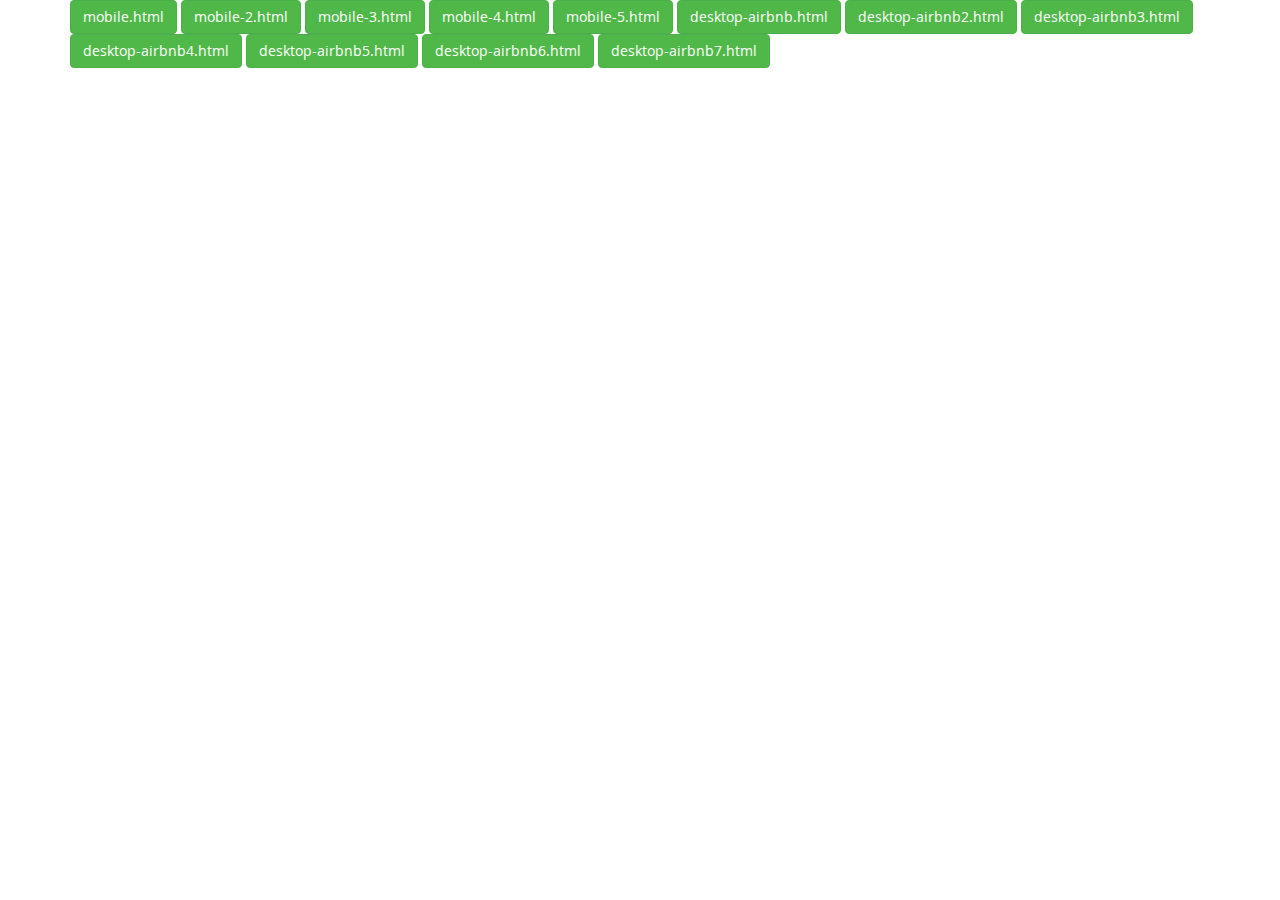
<file: index.html>
<!DOCTYPE html>
<html>
	<head>
		<title>
			Zagorod
		</title>
			<meta charset="utf-8">
			<meta name="viewport" content="width=device-width, initial-scale=1.0"/>
			<link  rel="stylesheet" href="stylesheets/screen.css" media="all">
			
			
	</head>
	
		<body>
			<div class="container">
				<div class="row">
					<div class="col-xs-12">
					<a href="http://BrandyMint.github.io/zagorod-markup/mobile.html" class="btn btn-success">mobile.html</a>
					<a href="http://BrandyMint.github.io/zagorod-markup/mobile-2.html" class="btn btn-success">mobile-2.html</a>
					<a href="http://BrandyMint.github.io/zagorod-markup/mobile-3.html" class="btn btn-success">mobile-3.html</a>
					<a href="http://BrandyMint.github.io/zagorod-markup/mobile-4.html" class="btn btn-success">mobile-4.html</a>
					<a href="http://BrandyMint.github.io/zagorod-markup/mobile-5.html" class="btn btn-success">mobile-5.html</a>
					<a href="http://BrandyMint.github.io/zagorod-markup/desktop-airbnb.html" class="btn btn-success">desktop-airbnb.html</a>
					<a href="http://BrandyMint.github.io/zagorod-markup/desktop-airbnb2.html" class="btn btn-success">desktop-airbnb2.html</a>
					<a href="http://BrandyMint.github.io/zagorod-markup/desktop-airbnb3.html" class="btn btn-success">desktop-airbnb3.html</a>
					<a href="http://BrandyMint.github.io/zagorod-markup/desktop-airbnb4.html" class="btn btn-success">desktop-airbnb4.html</a>
					<a href="http://BrandyMint.github.io/zagorod-markup/desktop-airbnb5.html" class="btn btn-success">desktop-airbnb5.html</a>
					<a href="http://BrandyMint.github.io/zagorod-markup/desktop-airbnb6.html" class="btn btn-success">desktop-airbnb6.html</a>
					<a href="http://BrandyMint.github.io/zagorod-markup/desktop-airbnb7.html" class="btn btn-success">desktop-airbnb7.html</a>
					</div>
				</div>
			</div>

	</body>
</html>
</file>
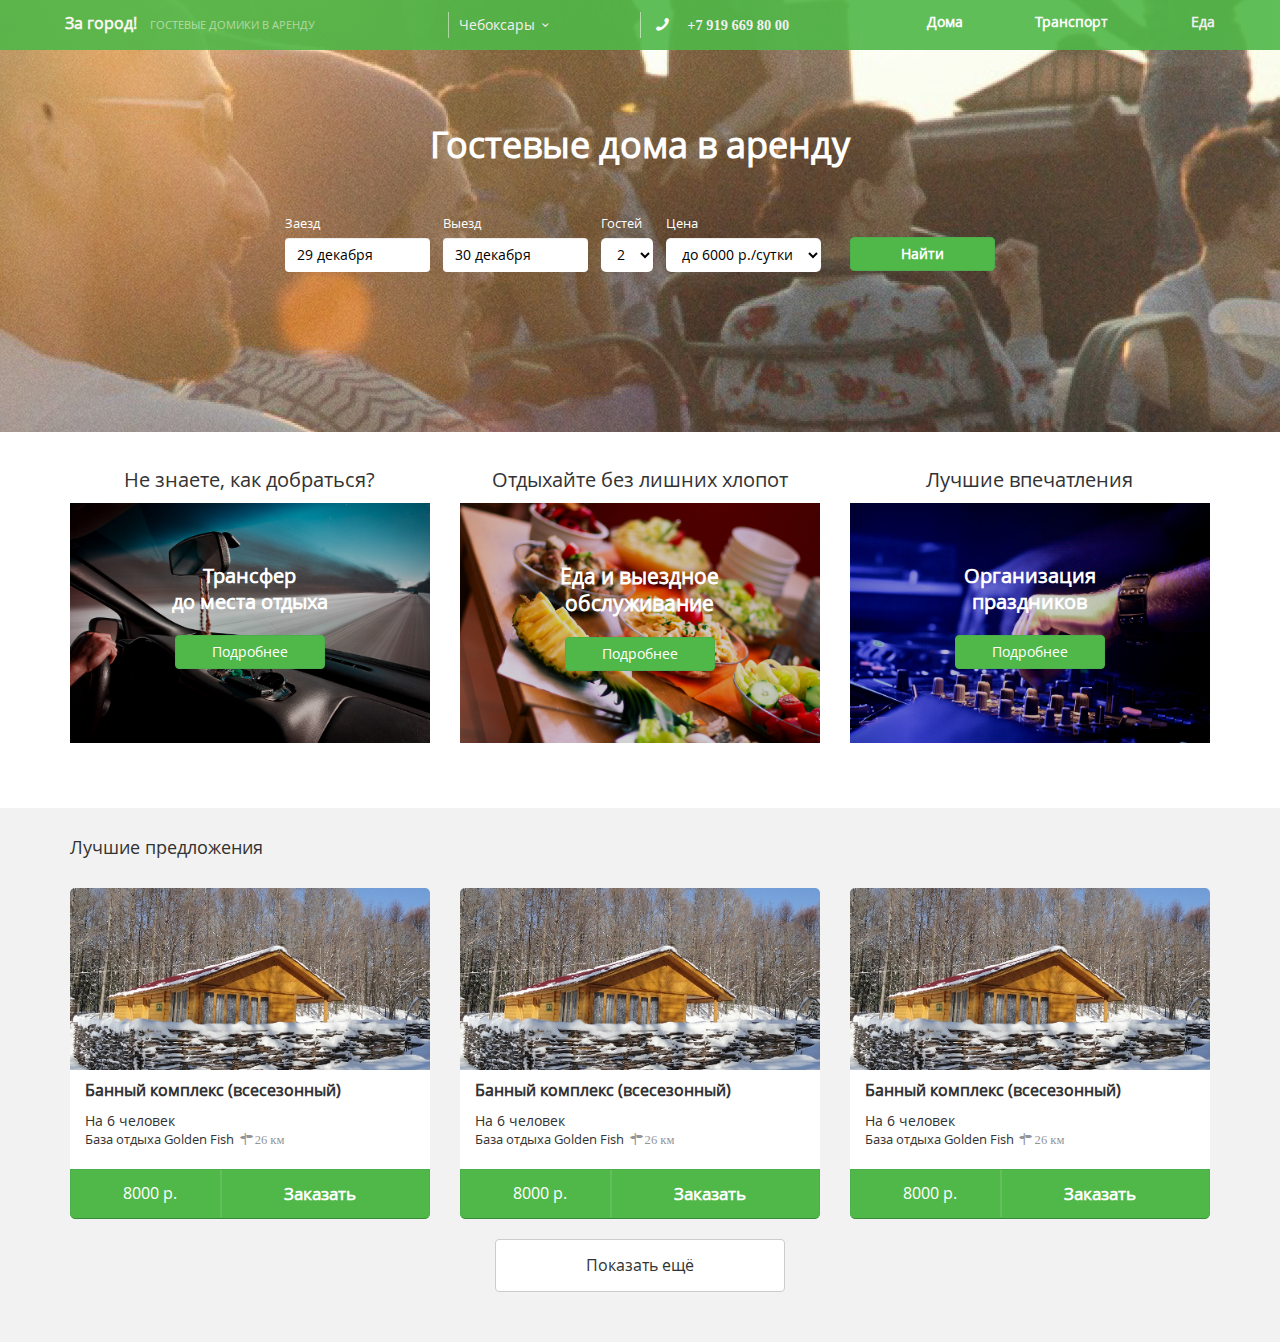
<file: desktop-airbnb.html>
<!DOCTYPE html>
<html>
	<head>
		<title>
			Zagorod
		</title>
			<meta charset="utf-8">
			 <meta name="viewport" content="width=device-width, initial-scale=1.0, maximum-scale=1.0, user-scalable=no"/>
			<link  rel="stylesheet" href="stylesheets/desktop.css" media="all">
			 <script src="http://ajax.googleapis.com/ajax/libs/jquery/1.10.2/jquery.min.js"></script>
			<script src="js/jquery.placeholder.js"></script>
			
	</head>
	
		<body>
			<header class="header-menu menu-desktop">
				<div class="container ">
					<div class="row ">

					<ul class="list-inline col-sm-12 hidden-xs">
					  <li class="col-md-4 col-sm-2"><b class="size-16px">За город! </b> 
					  	<span class="font-size-0-8em hidden-sm light-green"> &nbsp; &nbsp;ГОСТЕВЫЕ ДОМИКИ В АРЕНДУ</span>
					  </li>
					  <li class="col-md-2 col-sm-2 left-border"> <span>Чебоксары<a href="#" class="fontello-icon-down-open-mini icon"></a></span></li>
					  <li class="col-md-3 col-sm-4 left-border"><span class="size-16px fontello-icon-phone-1 icon">
					  								<span class="font-size-0-9em"><b>+7 919 669 80 00</b></span></span></li>
					  <li class="col-md-1 col-sm-1"><a href="#"><b>Дома</b></a></li>
					  <li class="col-md-1 col-sm-2 text-center"><a href="#" ><b>Транспорт</b></a></li>
					  <li class="col-md-1 col-sm-1"><a href="#" class="pull-right"><b>Еда</b></a></li>
					</ul>

					<ul class="list-inline col-xs-12 visible-xs">
					  <li class="col-xs-9"><span><span class="size-16px"><b>За город!</b> </span> Чебоксары</span>
							<a href="#" class="fontello-icon-down-open-mini icon"></a></li>
					  <li class="col-xs-1"> <a href="#" class="size-16px fontello-icon-phone-1 icon"></a></li>
					  <li class="col-xs-2"><a href="#" class="size-16px fontello-icon-menu pull-right icon"></a></li>
					</ul>

					</div>
				</div>
			</header>
<!-- //////////////////////////////////////////////////////////////////////////////////////////  -->
		
			<section class="desktop1-search">
				<div class="container">
					<div class="row ">

						 <h1 class="text-center"><b>Гостевыe дома в аренду</b></h1>
							<form class="form-inline forma-zakaza center-block hidden-xs" role="form">
								 
								  <div class="form-group">
								    <label for="date-in" class="control-label">Заезд</label>
								    <div>
								      <input type="text" class="form-control" id="date-in" placeholder="29 декабря">
								    </div>
								  </div>
								  <div class="form-group">
								    <label for="date-out" class=" control-label">Выезд</label>
								    <div >
								      <input type="text" class="form-control" id="date-out" placeholder="30 декабря">
								    </div>
								  </div>

								  	<div class="form-group">

									   <label for="guest" class="control-label">Гостей</label>
									   	<div>
									   <select id="guest" class="form-control ">
									   		<option selected value="2">2</option>	
										    <option value="3">3</option>
										    <option value="4">4</option>
										    <option value="5">5</option>
										   </select>
										   </div>

									 </div>

									 <div class="form-group">

									   <label for="price" class="control-label">Цена</label>
									   	<div >
									   <select id="price" class="form-control">
									   		<option selected value="2">до 6000 р./сутки</option>	
										    <option value="3">до 7000 р./сутки</option>
										    <option value="4">до 8000 р./сутки</option>
										    <option value="5">до 9000 р./сутки</option>
										   </select>
										   </div>

									 </div>

  
									 <div class="form-group pull-right">
									   
									      <button type="submit" class="btn btn-success"><b>Найти</b></button>
									    
								  </div>
 
							</form>

					</div>
				</div>
			</section>

			<section class="mobile-section-1 forma-zakaza visible-xs">
				<div class="container">
					<div class="row">
						
							<form class="form-horizontal" role="form">
								
								  <div class="form-group">
								    <label for="date-in" class="col-xs-2 control-label">Заезд</label>
								    <div class="col-xs-10">
								      <input type="text" class="form-control" id="date-in" placeholder="29 декабря">
								    </div>
								  </div>
								  <div class="form-group">
								    <label for="date-out" class="col-xs-2 control-label">Выезд</label>
								    <div class="col-xs-10">
								      <input type="text" class="form-control" id="date-out" placeholder="30 декабря">
								    </div>
								  </div>

								  	<div class="form-group">

								   <label for="guest" class="control-label col-xs-2">Гостей</label>
								   	<div class="col-xs-4">
								   <select id="guest" class="form-control">
								   		<option selected value="2">2</option>	
									    <option value="3">3</option>
									    <option value="4">4</option>
									    <option value="5">5</option>
									   </select>
									   </div>

									 </div>

									 <div class="form-group">

									   <label for="guest" class="control-label col-xs-2">Цена</label>
									   	<div class="col-xs-7">
									   <select id="guest" class="form-control">
									   		<option selected value="2">до 6000 р./сутки</option>	
										    <option value="3">до 7000 р./сутки</option>
										    <option value="4">до 8000 р./сутки</option>
										    <option value="5">до 9000 р./сутки</option>
										   </select>
										   </div>

									 </div>

									 <div class="form-group">
									    <div class="col-xs-12">
									      <button type="submit" class="btn btn-success btn-lg size-16px col-xs-12"><b>Найти</b></button>
									    </div>
								  </div>
								 
							</form>
								
					</div>	
				</div>	<!-- end container-->	
			</section>

			<section class="desktop1-uslugi">
				<div class="container uslugi">
					<div class="row">
					 <div class="col-md-12 col-sm-12">
						<div class="row text-center">
									<div class="col-md-4 col-sm-4">
										<p class=" size-20px hidden-xs">Не знаете, как добраться?</p>
										<div class="transfer">
											<p class="size-20px"><b>Трансфер<br />до места отдыха</b> </p>
											<a href="#" class="btn btn-success">Подробнее</a>
											
										</div>
									</div>
							

								<div class="col-md-4 col-sm-4">
									<p class="size-20px hidden-xs">Отдыхайте без лишних хлопот</p>
									<div class="meat">
										<p class="font-size-1-5em"><b>Еда и выездное<br />обслуживание</b> </p>
										<a href="#" class="btn btn-success">Подробнее</a>
									</div>
								</div>	
								

								<div class="col-md-4 col-sm-4">
									<p class="size-20px hidden-xs">Лучшие впечатления</p>
									<div class="celebrity">
										<p class="size-20px"><b>Организация<br />праздников</b> </p>
										<a href="#" class="btn btn-success">Подробнее</a>
									</div>
								</div>	

						</div>	
						</div>
					</div>
				</div>
			</section>

			<section class="desktop1-houses">
				<div class="container">
					<div class="row">
					  <div class="col-md-12 col-sm-12">
					  		<h4>Лучшие предложения</h4>
					  	<div class="row">
							<div class="col-md-4 col-sm-4">
								<div class="house-offer ">	
									
									<div class="row">
										<div class="col-md-12"><img src="img/house-1.png" alt="house"/> </div>	
									</div>

									<div class="row">
										<div class="col-md-12">
										 <p class="size-16px col-md-12"><b>Банный комплекс (всесезонный)</b></p>
										</div>	
									</div>

									<div class="row">
										<div class="col-md-12">
										 	<span class="col-md-12 col-sm-12 col-xs-12" >На 6 человек</span>
										 	<span class="font-size-0-9em col-md-12 col-sm-12">База отдыха Golden Fish
										 	<span class="fontello-icon-address gray-color">26 км</span></span>
										</div>	
									</div>

									<div class="row">
									<div class="col-md-12">
										<div class="form-group house-btn">
												   
												      <button type="submit" class="btn btn-success col-md-12 col-sm-12 col-xs-12">
												     	 <span class="col-xs-5 size-16px">8000 р.</span> 
												     	 <span class="font-size-1-2em col-xs-7"><b>Заказать</b></span>
												     </button>
												</div>
										</div>
									</div>

								</div>
							</div>

							<div class="col-md-4 col-sm-4">
								<div class="house-offer ">	
								
									<div class="row">
										<div class="col-md-12"><img src="img/house-1.png" alt="house"/> </div>	
									</div>

									<div class="row">
										<div class="col-md-12">
										 <p class="size-16px col-md-12"><b>Банный комплекс (всесезонный)</b></p>
										</div>	
									</div>

									<div class="row">
										<div class="col-md-12">
										 	<span class="col-md-12 col-sm-12 col-xs-12" >На 6 человек</span>
										 	<span class="font-size-0-9em col-md-12 col-sm-12">База отдыха Golden Fish
										 	<span class="fontello-icon-address gray-color">26 км</span></span>
										</div>	
									</div>

									<div class="row">
									<div class="col-md-12">
										<div class="form-group house-btn">
												   
												      <button type="submit" class="btn btn-success col-md-12 col-sm-12 col-xs-12">
												     	 <span class="col-xs-5 size-16px">8000 р.</span> 
												     	 <span class="font-size-1-2em col-xs-7"><b>Заказать</b></span>
												     </button>
												</div>
										</div>
									</div>

								</div>
							</div>

							<div class="col-md-4 col-sm-4">
								<div class="house-offer ">	
								
									<div class="row">
										<div class="col-md-12 col-sm-12">
											<img src="img/house-1.png" alt="house"/> 
										</div>	
									</div>

									<div class="row">
										<div class="col-md-12">
										 <p class="size-16px col-md-12"><b>Банный комплекс (всесезонный)</b></p>
										</div>	
									</div>

									<div class="row">
										<div class="col-md-12">
										 	<span class="col-md-12 col-sm-12 col-xs-12" >На 6 человек</span>
										 	<span class="font-size-0-9em col-md-12 col-sm-12">База отдыха Golden Fish
										 	<span class="fontello-icon-address gray-color">26 км</span></span>
										</div>	
									</div>

									<div class="row">
									<div class="col-md-12">
										<div class="form-group house-btn">
												   
												      <button type="submit" class="btn btn-success col-md-12 col-sm-12 col-xs-12">
												     	 <span class="col-xs-5 size-16px">8000 р.</span> 
												     	 <span class="font-size-1-2em col-xs-7"><b>Заказать</b></span>
												     </button>
												</div>
										</div>
									</div>

								</div>
							</div>

					
					
							
							</div>
						</div>
					</div>

					<div class="row">
							
							<a href="#" class="btn btn-default more center-block size-16px">Показать ещё</a>

					</div>	

				</div>

			</section>
  
			<script>
			// To test the @id toggling on password inputs in browsers that don’t support changing an input’s @type dynamically (e.g. Firefox 3.6 or IE), uncomment this:
			// $.fn.hide = function() { return this; }
			// Then uncomment the last rule in the <style> element (in the <head>).
			$(function() {
				// Invoke the plugin
				$('input, textarea').placeholder();
				// That’s it, really.
				// Now display a message if the browser supports placeholder natively
				var html;
				
				if (html) {
					$('<p class="note">' + html + '</p>').insertAfter('form');
				}
			});
		</script>
	</body>
</html>
</file>
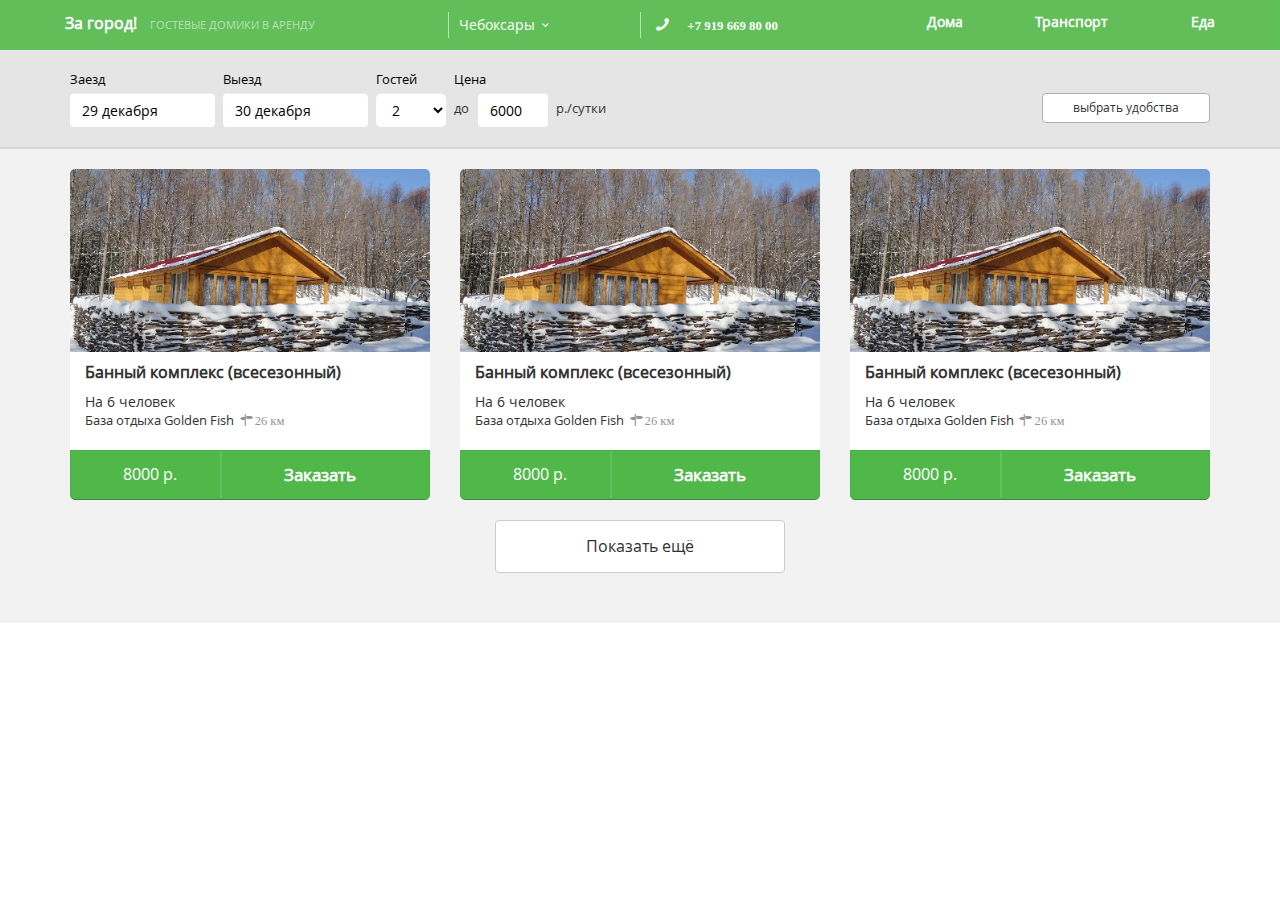
<file: desktop-airbnb2.html>
<!DOCTYPE html>
<html>
	<head>
		<title>
			Zagorod
		</title>
			<meta charset="utf-8">
			 <meta name="viewport" content="width=device-width, initial-scale=1.0"/>
			<link  rel="stylesheet" href="stylesheets/desktop.css" media="all">
			 <script src="http://ajax.googleapis.com/ajax/libs/jquery/1.10.2/jquery.min.js"></script>
			<script src="js/jquery.placeholder.js"></script>
			
	</head>
	
		<body>
			<header class="header-menu menu-desktop">
				<div class="container ">
					<div class="row ">

					<ul class="list-inline col-sm-12 hidden-xs">
					  <li class="col-md-4 col-sm-2"><b class="size-16px">За город! </b> 
					  	<span class="font-size-0-8em hidden-sm light-green"> &nbsp; &nbsp;ГОСТЕВЫЕ ДОМИКИ В АРЕНДУ</span>
					  </li>
					  <li class="col-md-2 col-sm-2 left-border"> <span>Чебоксары<a href="#" class="fontello-icon-down-open-mini icon"></a></span></li>
					  <li class="col-md-3 col-sm-4 left-border"><span class="size-16px fontello-icon-phone-1 icon">
					  								<span class="font-size-0-8em"><b>+7 919 669 80 00</b></span></span></li>
					  <li class="col-md-1 col-sm-1"><a href="#"> <b>Дома</b></a></li>
					  <li class="col-md-1 col-sm-2 text-center"><a href="#"><b>Транспорт</b></a></li>
					  <li class="col-md-1 col-sm-1"><a href="#" class="pull-right"><b>Еда</b></a></li>
					</ul>

					<ul class="list-inline col-xs-12 visible-xs">
					  <li class="col-xs-9"><span><span class="size-16px"><b>За город!</b> </span> Чебоксары</span>
							<a href="#" class="fontello-icon-down-open-mini icon"></a></li>
					  <li class="col-xs-1"> <a href="#" class="size-16px fontello-icon-phone-1 icon"></a></li>
					  <li class="col-xs-2"><a href="#" class="size-16px fontello-icon-menu pull-right icon"></a></li>
					</ul>

					</div>
				</div>
			</header>
<!-- //////////////////////////////////////////////////////////////////////////////////////////  -->
		<section class="desktop-2-forma-zakaza">
			<div class="container">
			    <div class="row">

					<form class="form-inline forma-zakaza hidden-xs col-md-12 col-sm-12" role="form">
								 
								  <div class="form-group">
								    <label for="date-in" class="control-label">Заезд</label>
								    <div>
								      <input type="text" class="form-control" id="date-in" placeholder="29 декабря">
								    </div>
								  </div>

								  <div class="form-group">
								    <label for="date-out" class=" control-label">Выезд</label>
								    <div >
								      <input type="text" class="form-control" id="date-out" placeholder="30 декабря">
								    </div>
								  </div>

								  	<div class="form-group">

									   <label for="guest" class="control-label">Гостей</label>
									   	<div>
									   <select id="guest" class="form-control ">
									   		<option selected value="2">2</option>	
										    <option value="3">3</option>
										    <option value="4">4</option>
										    <option value="5">5</option>
										   </select>
										   </div>

									 </div>

									  <div class="form-group">
										    <label for="price" class="control-label">Цена</label>
										    <div>
										      <span>до &nbsp;</span>
										      	<input type="text" class="form-control" id="price" placeholder="6000"> 
										      <span>р./сутки</span>
										    </div>
									  </div>

									
  
									 <div class="form-group pull-right">
									   
									      <button type="submit" class="btn btn-default font-size-0-9em">выбрать удобства</button>
									    
								  </div>
					
								 
							</form>

						<div class="all-home visible-xs">
							<div class="col-xs-6">
								<span class="size-20px">Все дома</span>
							</div>

							<div class="col-xs-6">
								<a href="#" class="btn btn-default btn-xs pull-right"><span class="fontello-icon-list-1"></span>фильтр</a>
							</div>
						</div>	

				</div>			
			</div>				
		</section>

		<section class="desktop1-houses desktop2-houses">
				<div class="container">
					<div class="row">
					  <div class="col-md-12 col-sm-12">
					  		
					  	<div class="row">
							<div class="col-md-4 col-sm-4">
								<div class="house-offer ">	
									
									<div class="row">
										<div class="col-md-12"><img src="img/house-1.png" alt="house"/> </div>	
									</div>

									<div class="row">
										<div class="col-md-12">
										 <p class="size-16px col-md-12"><b>Банный комплекс (всесезонный)</b></p>
										</div>	
									</div>

									<div class="row">
										<div class="col-md-12">
										 	<span class="col-md-12 col-sm-12 col-xs-12" >На 6 человек</span>
										 	<span class="font-size-0-9em col-md-12 col-sm-12">База отдыха Golden Fish
										 	<span class="fontello-icon-address gray-color">26 км</span></span>
										</div>	
									</div>

									<div class="row">
									<div class="col-md-12">
										<div class="form-group house-btn">
												   
												      <button type="submit" class="btn btn-success col-md-12 col-sm-12 col-xs-12">
												     	 <span class="col-xs-5 size-16px">8000 р.</span> 
												     	 <span class="font-size-1-2em col-xs-7"><b>Заказать</b></span>
												     </button>
												</div>
										</div>
									</div>

								</div>
							</div>

							<div class="col-md-4 col-sm-4">
								<div class="house-offer ">	
								
									<div class="row">
										<div class="col-md-12"><img src="img/house-1.png" alt="house"/> </div>	
									</div>

									<div class="row">
										<div class="col-md-12">
										 <p class="size-16px col-md-12"><b>Банный комплекс (всесезонный)</b></p>
										</div>	
									</div>

									<div class="row">
										<div class="col-md-12">
										 	<span class="col-md-12 col-sm-12 col-xs-12" >На 6 человек</span>
										 	<span class="font-size-0-9em col-md-12 col-sm-12">База отдыха Golden Fish
										 	<span class="fontello-icon-address gray-color">26 км</span></span>
										</div>	
									</div>

									<div class="row">
									<div class="col-md-12">
										<div class="form-group house-btn">
												   
												      <button type="submit" class="btn btn-success col-md-12 col-sm-12 col-xs-12">
												     	 <span class="col-xs-5 size-16px">8000 р.</span> 
												     	 <span class="font-size-1-2em col-xs-7"><b>Заказать</b></span>
												     </button>
												</div>
										</div>
									</div>

								</div>
							</div>

							<div class="col-md-4 col-sm-4">
								<div class="house-offer ">	
								
									<div class="row">
										<div class="col-md-12 col-sm-12">
											<img src="img/house-1.png" alt="house"/> 
										</div>	
									</div>

									<div class="row">
										<div class="col-md-12">
										 <p class="size-16px col-md-12"><b>Банный комплекс (всесезонный)</b></p>
										</div>	
									</div>

									<div class="row">
										<div class="col-md-12">
										 	<span class="col-md-12 col-sm-12 col-xs-12" >На 6 человек</span>
										 	<span class="font-size-0-9em col-md-12 col-sm-12">База отдыха Golden Fish 
										 	<span class="fontello-icon-address gray-color">26 км</span></span>
										</div>	
									</div>

									<div class="row">
									<div class="col-md-12">
										<div class="form-group house-btn">
												   
												      <button type="submit" class="btn btn-success col-md-12 col-sm-12 col-xs-12">
												     	 <span class="col-xs-5 size-16px">8000 р.</span> 
												     	 <span class="font-size-1-2em col-xs-7"><b>Заказать</b></span>
												     </button>
												</div>
										</div>
									</div>

								</div>
							</div>
							
							</div>
						</div>
					</div>

					<div class="row">
								
							<a href="#" class="btn btn-default more center-block size-16px">Показать ещё</a>
						
					</div>	

				</div>

			</section>
  
			<script>
			// To test the @id toggling on password inputs in browsers that don’t support changing an input’s @type dynamically (e.g. Firefox 3.6 or IE), uncomment this:
			// $.fn.hide = function() { return this; }
			// Then uncomment the last rule in the <style> element (in the <head>).
			$(function() {
				// Invoke the plugin
				$('input, textarea').placeholder();
				// That’s it, really.
				// Now display a message if the browser supports placeholder natively
				var html;
				
				if (html) {
					$('<p class="note">' + html + '</p>').insertAfter('form');
				}
			});
		</script>
	</body>
</html>
</file>
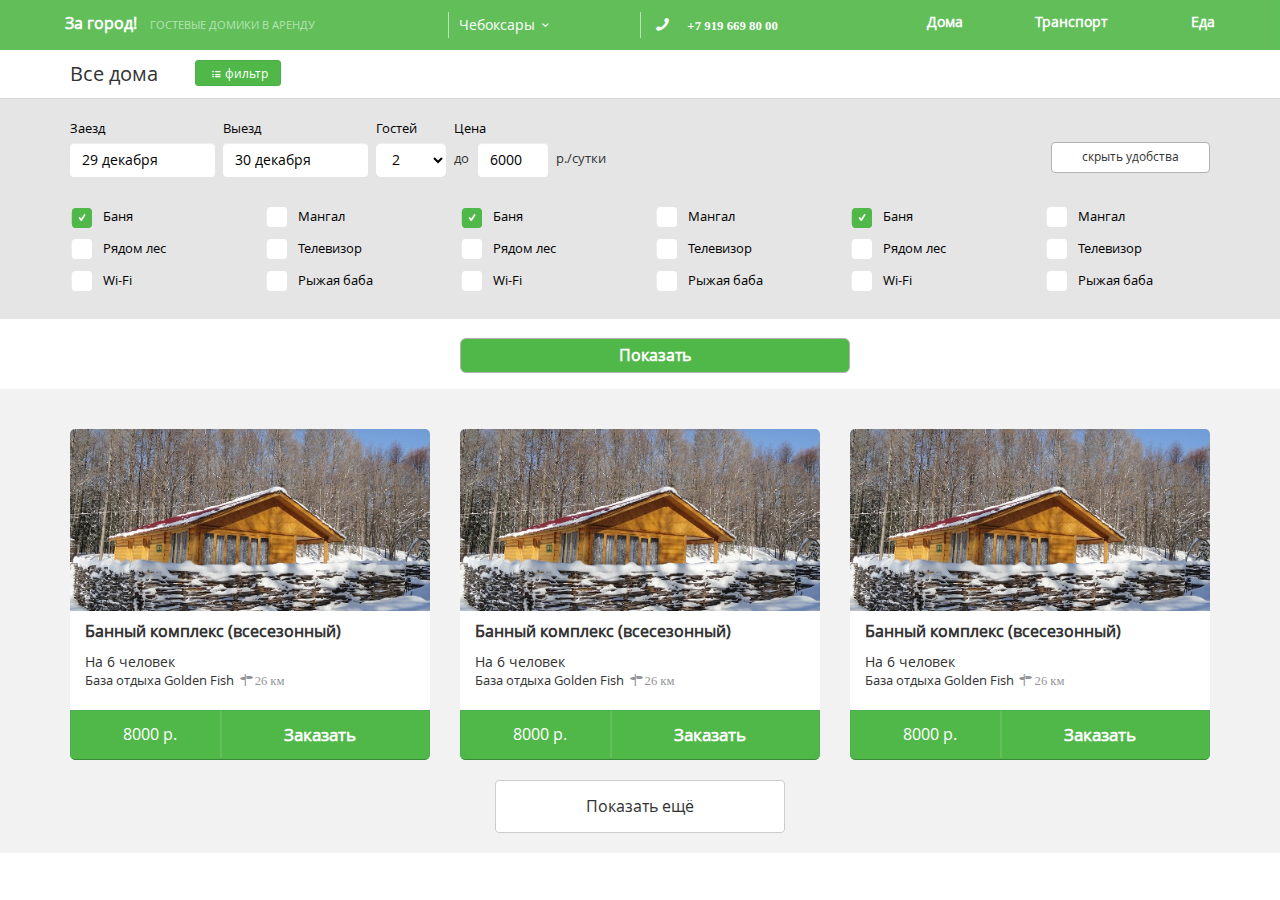
<file: desktop-airbnb3.html>
<!DOCTYPE html>
<html>
	<head>
		<title>
			Zagorod
		</title>
			<meta charset="utf-8">
			 <meta name="viewport" content="width=device-width, initial-scale=1.0, maximum-scale=1.0, user-scalable=no"/>
			<link  rel="stylesheet" href="stylesheets/desktop.css" media="all">
			 <script src="http://ajax.googleapis.com/ajax/libs/jquery/1.10.2/jquery.min.js"></script>
			<script src="js/jquery.placeholder.js"></script>
			
	</head>
	
		<body>
			<header class="header-menu menu-desktop hidden-xs">
				<div class="container ">
					<div class="row ">

					<ul class="list-inline col-sm-12 hidden-xs">
					  <li class="col-md-4 col-sm-2"><b class="size-16px">За город! </b> 
					  	<span class="font-size-0-8em hidden-sm light-green"> &nbsp; &nbsp;ГОСТЕВЫЕ ДОМИКИ В АРЕНДУ</span>
					  </li>
					  <li class="col-md-2 col-sm-2 left-border"> <span>Чебоксары<a href="#" class="fontello-icon-down-open-mini icon"></a></span></li>
					  <li class="col-md-3 col-sm-4 left-border"><span class="size-16px fontello-icon-phone-1 icon">
					  								<span class="font-size-0-8em"><b>+7 919 669 80 00</b></span></span></li>
					  <li class="col-md-1 col-sm-1"><a href="#"> <b>Дома</b></a></li>
					  <li class="col-md-1 col-sm-2 text-center"><a href="#"><b>Транспорт</b></a></li>
					  <li class="col-md-1 col-sm-1"><a href="#" class="pull-right"><b>Еда</b></a></li>
					</ul>

					<ul class="list-inline col-xs-12 visible-xs">
					  <li class="col-xs-9"><span><span class="size-16px"><b>За город!</b> </span> Чебоксары</span>
							<a href="#" class="fontello-icon-down-open-mini icon"></a></li>
					  <li class="col-xs-1"> <a href="#" class="size-16px fontello-icon-phone-1 icon"></a></li>
					  <li class="col-xs-2"><a href="#" class="size-16px fontello-icon-menu pull-right icon"></a></li>
					</ul>

					</div>
				</div>
			</header>
<!-- //////////////////////////////////////////////////////////////////////////////////////////  -->
		<section class="desktop-3-filter">
			<div class=" container mobile-3">
				<div class="row filter">
					
						<div class="col-md-2 col-sm-2 col-xs-7">
							<span class="size-20px">Все дома</span>
						</div>
						<div class="col-md-4 col-sm-4 col-xs-5">	
							<a href="#" class="btn btn-success btn-xs"><span class="fontello-icon-list-1"></span>фильтр</a>
						</div>

				</div>
			</div>
		</section>

		<section class=" desktop-3-filter desktop-2-forma-zakaza desktop-3-forma">
			<div class="container ">	
				 <div class="row">	

					<form class="form-inline forma-zakaza hidden-xs" role="form">

							<div class=" col-md-12 col-sm-12">	 
								  <div class="form-group">
								    <label for="date-in" class="control-label">Заезд</label>
								    <div>
								      <input type="text" class="form-control" id="date-in" placeholder="29 декабря">
								    </div>
								  </div>

								  <div class="form-group">
								    <label for="date-out" class=" control-label">Выезд</label>
								    <div >
								      <input type="text" class="form-control" id="date-out" placeholder="30 декабря">
								    </div>
								  </div>

								  	<div class="form-group">

									   <label for="guest" class="control-label">Гостей</label>
									   	<div>
									   <select id="guest" class="form-control ">
									   		<option selected value="2">2</option>	
										    <option value="3">3</option>
										    <option value="4">4</option>
										    <option value="5">5</option>
										   </select>
										   </div>

									 </div>

									  <div class="form-group">
										    <label for="price" class="control-label">Цена</label>
										    <div>
										      <span>до &nbsp;</span>
										      	<input type="text" class="form-control" id="price" placeholder="6000"> 
										      <span>р./сутки</span>
										    </div>
									  </div>

									
  
									 <div class="form-group pull-right">
									   
									      <button type="submit" class="btn btn-default font-size-0-9em ">скрыть удобства</button>
									    
								  </div>
								</div> 
							
								
							 	<div class="form-group group-checkbox col-md-12 col-sm-12">
							 		<div class="row ">
									 	<div class="col-md-2 col-sm-4">
										   <input type="checkbox" id="Checkbox1" value="Баня" checked="checked" />
										   <label class="checkbox" for="Checkbox1"><span></span> Баня</label><br />

									       <input type="checkbox" id="Checkbox2" value="Рядом лес" /> 
									       <label class="checkbox" for="Checkbox2"><span></span> Рядом лес</label> <br />

									        <input type="checkbox" id="Checkbox3" value="Wi-Fi" /> 
									        <label class="checkbox" for="Checkbox3"><span></span> Wi-Fi</label> 
								        </div>

								        <div class="col-md-2 col-sm-4">
										    <input type="checkbox" id="Checkbox4" value="Мангал" /> 
										    <label class="checkbox" for="Checkbox4"><span></span> Мангал</label> <br />

									       <input type="checkbox" id="Checkbox5" value="Телевизор" /> 
									       <label class="checkbox" for="Checkbox5"><span></span> Телевизор</label> <br />

									       <input type="checkbox" id="Checkbox6" value="Рыжая баба" /> 
									       <label class="checkbox" for="Checkbox6"><span></span> Рыжая баба</label> 
								        </div>

								        <div class="col-md-2 col-sm-4">
										   <input type="checkbox" id="Checkbox7" value="Баня" checked="checked" />
										   <label class="checkbox" for="Checkbox7"><span></span> Баня</label><br />

									       <input type="checkbox" id="Checkbox8" value="Рядом лес" /> 
									       <label class="checkbox" for="Checkbox8"><span></span> Рядом лес</label> <br />

									        <input type="checkbox" id="Checkbox9" value="Wi-Fi" /> 
									        <label class="checkbox" for="Checkbox9"><span></span> Wi-Fi</label> 
								        </div>

								        <div class="col-md-2 col-sm-4">
										    <input type="checkbox" id="Checkbox10" value="Мангал" /> 
										    <label class="checkbox" for="Checkbox10"><span></span> Мангал</label> <br />

									       <input type="checkbox" id="Checkbox11" value="Телевизор" /> 
									       <label class="checkbox" for="Checkbox11"><span></span> Телевизор</label> <br />

									       <input type="checkbox" id="Checkbox12" value="Рыжая баба" /> 
									       <label class="checkbox" for="Checkbox12"><span></span> Рыжая баба</label> 
								        </div>

								        <div class="col-md-2 col-sm-4">
										   <input type="checkbox" id="Checkbox13" value="Баня" checked="checked" />
										   <label class="checkbox" for="Checkbox13"><span></span> Баня</label><br />

									       <input type="checkbox" id="Checkbox14" value="Рядом лес" /> 
									       <label class="checkbox" for="Checkbox14"><span></span> Рядом лес</label> <br />

									        <input type="checkbox" id="Checkbox15" value="Wi-Fi" /> 
									        <label class="checkbox" for="Checkbox15"><span></span> Wi-Fi</label> 
								        </div>

								        <div class="col-md-2 col-sm-4">
										    <input type="checkbox" id="Checkbox16" value="Мангал" /> 
										    <label class="checkbox" for="Checkbox16"><span></span> Мангал</label> <br />

									       <input type="checkbox" id="Checkbox17" value="Телевизор" /> 
									       <label class="checkbox" for="Checkbox17"><span></span> Телевизор</label> <br />

									       <input type="checkbox" id="Checkbox18" value="Рыжая баба" /> 
									       <label class="checkbox" for="Checkbox18"><span></span> Рыжая баба</label> 
								        </div>

								     </div>  
								</div>     
								    
								     <div class="form-group col-md-4 col-md-offset-4 col-sm-4 col-sm-offset-4">
									   
									      <button type="submit" class="btn btn-lg btn-success col-md-12 col-sm-12 size-16px absolute">
									      		<b>Показать</b>
									      	</button>
									    
								 	 </div>			  
					
								
								</form> 

					<div class="col-xs-12 forma-relative forma-zakaza visible-xs">
						<form class="form-horizontal" role="form">
								
								  <div class="form-group">
								    <label for="date-in" class="col-xs-3 control-label">Заезд</label>
								    <div class="col-xs-7">
								      <input type="text" class="form-control" id="date-in" placeholder="29 декабря">
								    </div>
								  </div>
								  <div class="form-group">
								    <label for="date-out" class="col-xs-3 control-label">Выезд</label>
								    <div class="col-xs-7">
								      <input type="text" class="form-control" id="date-out" placeholder="30 декабря">
								    </div>
								  </div>

								  	<div class="form-group">

								   <label for="guest" class="control-label col-xs-3">Гостей</label>
								   	<div class="col-xs-4">
								   <select id="guest" class="form-control">
								   		<option selected value="2">2</option>	
									    <option value="3">3</option>
									    <option value="4">4</option>
									    <option value="5">5</option>
									   </select>
									   </div>

									 </div>

									 <div class="form-group">

									   <label for="price-day" class="control-label col-xs-3">Цена</label>
									   	<div class="col-xs-7">
									   <select id="price-day" class="form-control">
									   		<option selected value="2">до 6000 р./сутки</option>	
										    <option value="3">до 7000 р./сутки</option>
										    <option value="4">до 8000 р./сутки</option>
										    <option value="5">до 9000 р./сутки</option>
										   </select>
										   </div>

									 </div>

									 <div class="form-group">
									 	<div class="col-xs-6">
										   <input type="checkbox" id="Checkbox1" value="Баня" checked="checked" />
										   <label class="checkbox" for="Checkbox1"><span></span> Баня</label><br />

									       <input type="checkbox" id="Checkbox2" value="Рядом лес" /> 
									       <label class="checkbox" for="Checkbox2"><span></span> Рядом лес</label> <br />

									        <input type="checkbox" id="Checkbox3" value="Wi-Fi" /> 
									        <label class="checkbox" for="Checkbox3"><span></span> Wi-Fi</label> 
								        </div>

								        <div class="col-xs-6">
										    <input type="checkbox" id="Checkbox4" value="Мангал" /> 
										    <label class="checkbox" for="Checkbox4"><span></span> Мангал</label> <br />

									       <input type="checkbox" id="Checkbox5" value="Телевизор" /> 
									       <label class="checkbox" for="Checkbox5"><span></span> Телевизор</label> <br />

									       <input type="checkbox" id="Checkbox6" value="Рыжая баба" /> 
									       <label class="checkbox" for="Checkbox6"><span></span> Рыжая баба</label> 
								        </div>

								     </div>   
  
									 <div class="form-group col-xs-12">
									   
									      <button type="submit" class="btn btn-success btn-lg size-16px col-xs-12 absolute"><b>Показать</b></button>
									    
								  </div>
					
								 
							</form>
								
					</div>

				</div>		    
			</div>	
		</section>

			<section class="desktop1-houses desktop3-houses hidden-xs">
				<div class="container">
					<div class="row">
					  <div class="col-md-12 col-sm-12">
					  		
					  	<div class="row">
							<div class="col-md-4 col-sm-4">
								<div class="house-offer ">	
									
									<div class="row">
										<div class="col-md-12"><img src="img/house-1.png" alt="house"/> </div>	
									</div>

									<div class="row">
										<div class="col-md-12">
										 <p class="size-16px col-md-12"><b>Банный комплекс (всесезонный)</b></p>
										</div>	
									</div>

									<div class="row">
										<div class="col-md-12">
										 	<span class="col-md-12 col-sm-12 col-xs-12" >На 6 человек</span>
										 	<span class="font-size-0-9em col-md-12 col-sm-12">База отдыха Golden Fish
										 	<span class="fontello-icon-address gray-color">26 км</span></span>
										</div>	
									</div>

									<div class="row">
									<div class="col-md-12">
										<div class="form-group house-btn">
												   
												      <button type="submit" class="btn btn-success col-md-12 col-sm-12 col-xs-12">
												     	 <span class="col-xs-5 size-16px">8000 р.</span> 
												     	 <span class="font-size-1-2em col-xs-7"><b>Заказать</b></span>
												     </button>
												</div>
										</div>
									</div>

								</div>
							</div>

							<div class="col-md-4 col-sm-4">
								<div class="house-offer ">	
								
									<div class="row">
										<div class="col-md-12"><img src="img/house-1.png" alt="house"/> </div>	
									</div>

									<div class="row">
										<div class="col-md-12">
										 <p class="size-16px col-md-12"><b>Банный комплекс (всесезонный)</b></p>
										</div>	
									</div>

									<div class="row">
										<div class="col-md-12">
										 	<span class="col-md-12 col-sm-12 col-xs-12" >На 6 человек</span>
										 	<span class="font-size-0-9em col-md-12 col-sm-12">База отдыха Golden Fish
										 	<span class="fontello-icon-address gray-color">26 км</span></span>
										</div>	
									</div>

									<div class="row">
									<div class="col-md-12">
										<div class="form-group house-btn">
												   
												      <button type="submit" class="btn btn-success col-md-12 col-sm-12 col-xs-12">
												     	 <span class="col-xs-5 size-16px">8000 р.</span> 
												     	 <span class="font-size-1-2em col-xs-7"><b>Заказать</b></span>
												     </button>
												</div>
										</div>
									</div>

								</div>
							</div>

							<div class="col-md-4 col-sm-4">
								<div class="house-offer ">	
								
									<div class="row">
										<div class="col-md-12 col-sm-12">
											<img src="img/house-1.png" alt="house"/> 
										</div>	
									</div>

									<div class="row">
										<div class="col-md-12">
										 <p class="size-16px col-md-12"><b>Банный комплекс (всесезонный)</b></p>
										</div>	
									</div>

									<div class="row">
										<div class="col-md-12">
										 	<span class="col-md-12 col-sm-12 col-xs-12" >На 6 человек</span>
										 	<span class="font-size-0-9em col-md-12 col-sm-12">База отдыха Golden Fish 
										 	<span class="fontello-icon-address gray-color">26 км</span></span>
										</div>	
									</div>

									<div class="row">
									<div class="col-md-12">
										<div class="form-group house-btn">
												   
												      <button type="submit" class="btn btn-success col-md-12 col-sm-12 col-xs-12">
												     	 <span class="col-xs-5 size-16px">8000 р.</span> 
												     	 <span class="font-size-1-2em col-xs-7"><b>Заказать</b></span>
												     </button>
												</div>
										</div>
									</div>

								</div>
							</div>

							
							</div>
						</div>
					</div>

					<div class="row">
						
						<div class="col-md-12">
							
							<a href="#" class="btn btn-default more center-block size-16px">Показать ещё</a>
												
						</div>	
					</div>	

				</div>

			</section>
  
			<script>
			// To test the @id toggling on password inputs in browsers that don’t support changing an input’s @type dynamically (e.g. Firefox 3.6 or IE), uncomment this:
			// $.fn.hide = function() { return this; }
			// Then uncomment the last rule in the <style> element (in the <head>).
			$(function() {
				// Invoke the plugin
				$('input, textarea').placeholder();
				// That’s it, really.
				// Now display a message if the browser supports placeholder natively
				var html;
				
				if (html) {
					$('<p class="note">' + html + '</p>').insertAfter('form');
				}
			});
		</script>
	</body>
</html>
</file>
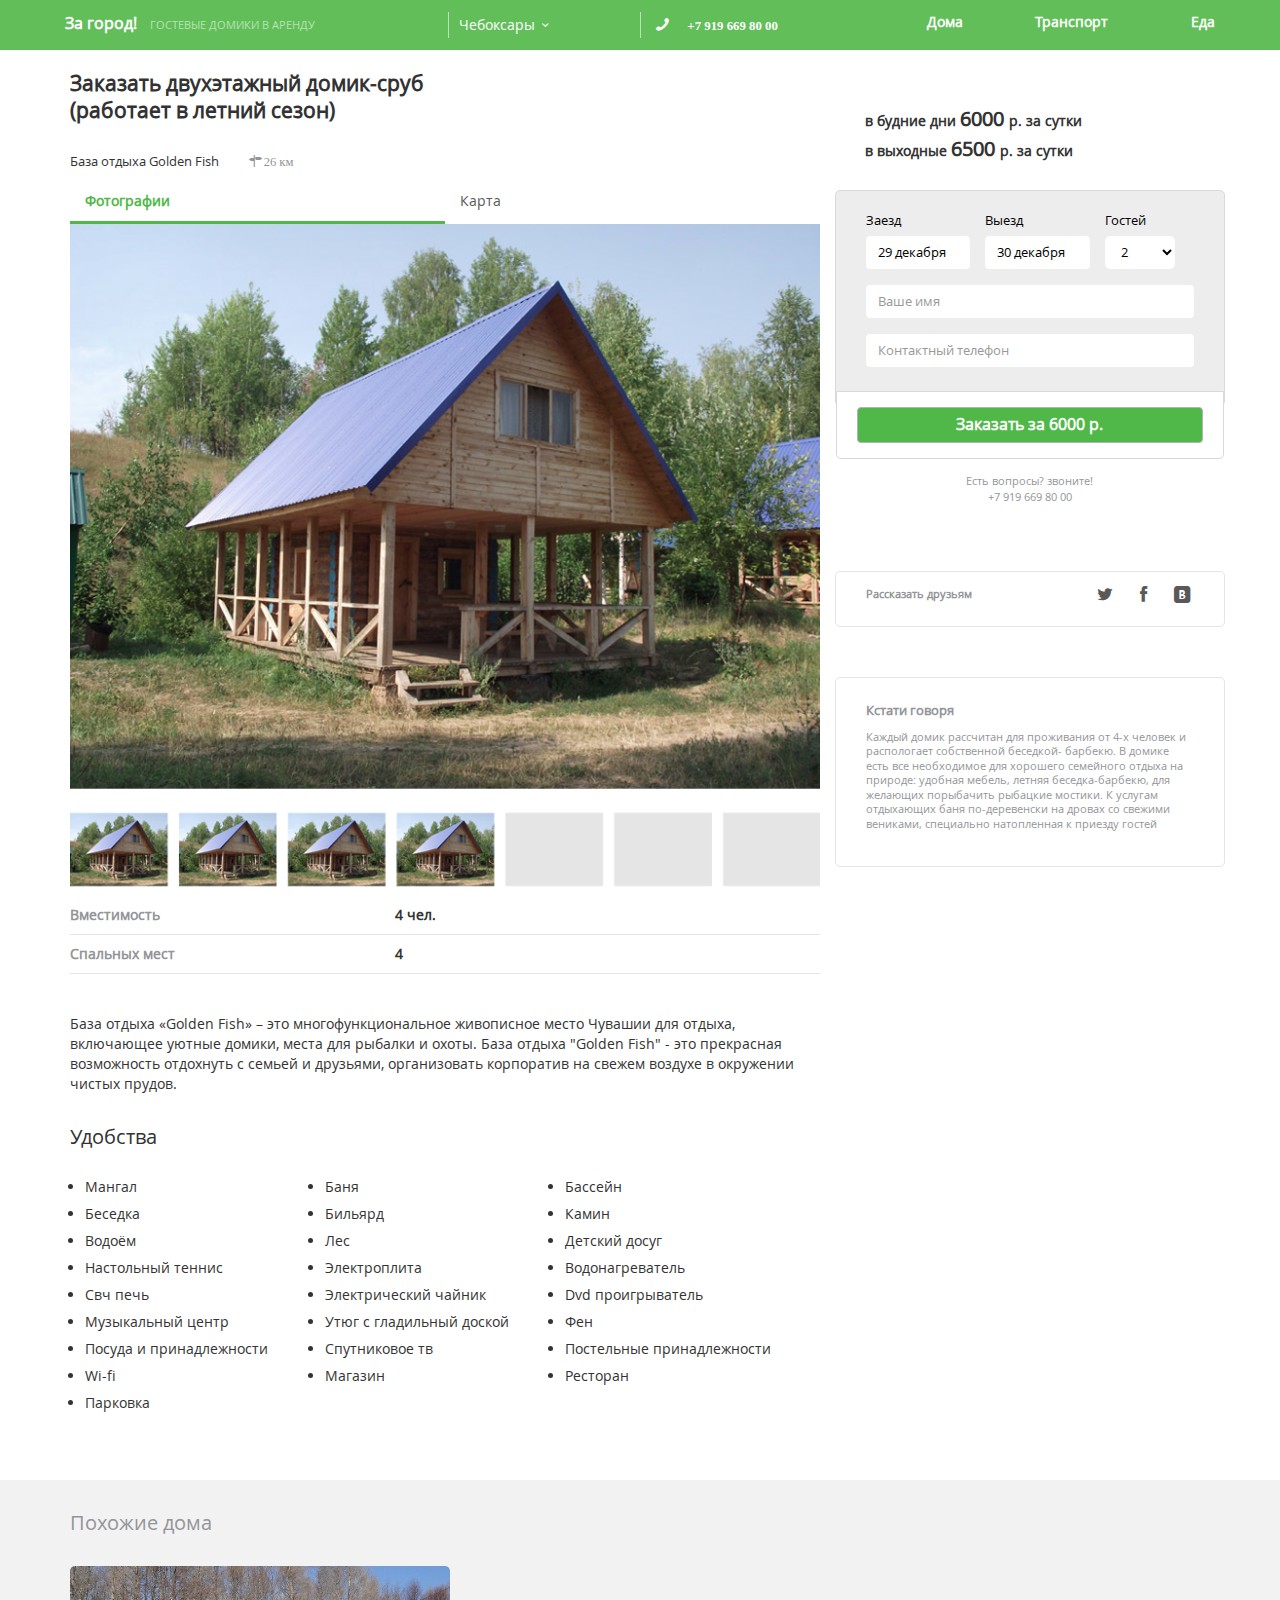
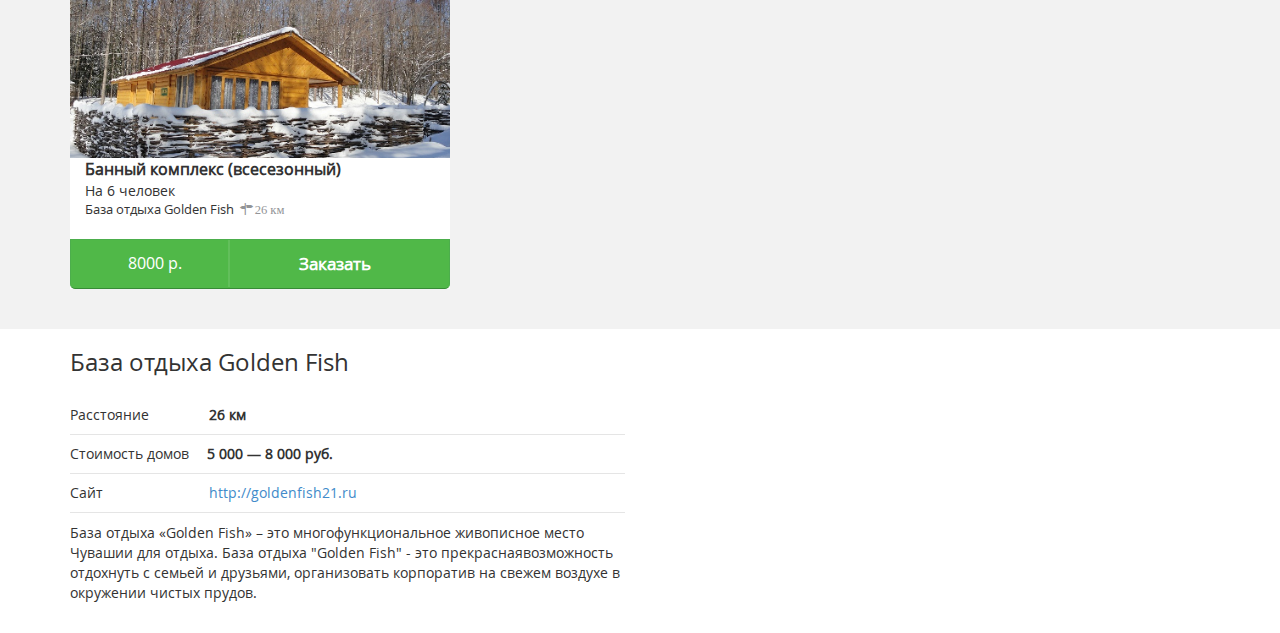
<file: desktop-airbnb4.html>
<!DOCTYPE html>
<html>
	<head>
		<title>
			Zagorod
		</title>
			<meta charset="utf-8">
			 <meta name="viewport" content="width=device-width, initial-scale=1.0, maximum-scale=1.0, user-scalable=no"/>
			<link  rel="stylesheet" href="stylesheets/desktop.css" media="all">
			 <script src="http://ajax.googleapis.com/ajax/libs/jquery/1.10.2/jquery.min.js"></script>
			<script src="js/jquery.placeholder.js"></script>
			
	</head>
	
		<body>
			<header class="header-menu menu-desktop">
				<div class="container ">
					<div class="row ">

					<ul class="list-inline col-sm-12 hidden-xs">
					  <li class="col-md-4 col-sm-2"><b class="size-16px">За город! </b> 
					  	<span class="font-size-0-8em hidden-sm light-green"> &nbsp; &nbsp;ГОСТЕВЫЕ ДОМИКИ В АРЕНДУ</span>
					  </li>
					  <li class="col-md-2 col-sm-2 left-border"> <span>Чебоксары<a href="#" class="fontello-icon-down-open-mini icon"></a></span></li>
					  <li class="col-md-3 col-sm-4 left-border"><span class="size-16px fontello-icon-phone-1 icon">
					  								<span class="font-size-0-8em"><b>+7 919 669 80 00</b></span></span></li>
					  <li class="col-md-1 col-sm-1"><a href="#"> <b>Дома</b></a></li>
					  <li class="col-md-1 col-sm-2 text-center"><a href="#"><b>Транспорт</b></a></li>
					  <li class="col-md-1 col-sm-1"><a href="#" class="pull-right"><b>Еда</b></a></li>
					</ul>

					<ul class="list-inline col-xs-12 visible-xs">
					  <li class="col-xs-9"><span><span class="size-16px"><b>За город!</b> </span> Чебоксары</span>
							<a href="#" class="fontello-icon-down-open-mini icon"></a></li>
					  <li class="col-xs-1"> <a href="#" class="size-16px fontello-icon-phone-1 icon"></a></li>
					  <li class="col-xs-2"><a href="#" class="size-16px fontello-icon-menu pull-right icon"></a></li>
					</ul>

					</div>

				</div>
			</header>
<!-- //////////////////////////////////////////////////////////////////////////////////////////  -->
	        <section class="desktop-4-dom mobile4-house-info">

	        	<div class="container">

	        		<div class="row zakaz-doma visible-xs">
						<div class="col-xs-12">
							<a href="#" class="font-size-1-1em col-xs-10 col-xs-push-1 zakaz"><b>Заказать этот дом</b> </a>
						</div>
					</div>

	        		<div class="row">
	        			<div class="col-md-8 col-sm-8 left-column ">
		        				<div class="row">
			        					<div class="col-md-12 col-sm-12">
			        						<p class="font-size-0-9em visible-xs">База отдыха Golden Fish &nbsp; &nbsp; &nbsp; &nbsp;
			        						<span class="fontello-icon-address gray-color">26 км</span></p>

			        						<p class="font-size-1-5em"><b><span class="visible-xs">2-х этажный домик-сруб</span> 
			        						<span class="hidden-xs">Заказать двухэтажный домик-сруб <br /></span>
			        						(работает в летний сезон)</b></p><br />

			        						<p class="font-size-0-9em hidden-xs">База отдыха Golden Fish &nbsp; &nbsp; &nbsp; &nbsp;
			        						<span class="fontello-icon-address gray-color">26 км</span><br /></p>
			        					</div>
			        				

			        					<div class="switch col-md-12 col-sm-12 col-xs-12">
											<div class="col-md-6 col-sm-6 col-xs-6 choise focused">
												<a href="#">Фотографии</a>
											</div>	
											<div class="col-md-6 col-sm-6 col-xs-6 choise">
												<a href="#">Карта</a>
											</div>
										</div>

										<div class="slider col-md-12 hidden-xs hidden-sm">
											<img src="img/desktop-house.png" alt="house" class="photos" />
										 </div>
										<div class="slider hidden-md hidden-lg"><img src="img/house.png" alt="house" class="photos" /> 
										</div>

										<div class="price col-xs-9 col-xs-push-2 col-sm-9 col-sm-push-3 hidden-md hidden-lg">

											<span class="font-size-1-5em">6000</span> <span class="font-size-0-9em"><b>р./сутки 
											<span class="gray-color font-size-0-8em">в будни <br /></span></b></span>

											<p><span class="font-size-1-5em">6500</span> <span class="font-size-0-9em"><b>р./сутки 
											<span class="gray-color font-size-0-8em">в выходные</span></b></span></p>

									</div>	

		        				</div>
		        				<div class="row extra-info">
		        					
										<p class="col-md-5 col-xs-6 gray-color"><b>Вместимость</b></p>
										<p class="col-md-7 col-xs-6"><b>4 чел.</b></p>
										<div class="col-md-12 col-xs-12"><div class="line"></div></div>

										<p class="col-md-5 col-xs-6 gray-color"><b>Спальных мест</b></p>		
										<p class="col-md-7 col-xs-6"><b>4</b></p>
										<div class="col-md-12 col-xs-12"><div class="line"></div></div>

		        				</div>

		        				<div class="row">
		        				<p class="col-md-12 basa-info line-height-1-43">База отдыха «Golden Fish» – это
									многофункциональное живописное место
									Чувашии для отдыха, включающее уютные
									домики, места для рыбалки и охоты. <span class="hidden-xs">База отдыха "Golden Fish" - 
									это прекрасная возможность отдохнуть с семьей и друзьями, организовать корпоратив
									на свежем воздухе в окружении чистых прудов.</span>
								</p>
		        				</div>

		        				<div class="row">
			        				<div class="col-md-12">
				        					<p class="size-20px">Удобства</p><br />
										<ul class="udobstva">
											<li>Мангал</li>
											<li>Баня</li>
											<li>Бассейн</li>
											<li>Беседка</li>
											<li>Бильярд</li>
											<li>Камин</li>
											<li>Водоём</li>
											<li>Лес</li>
											<li>Детский досуг</li>
											<li>Настольный теннис</li>
											<li>Электроплита</li>
											<li>Водонагреватель</li>
											<li>Свч печь</li>
											<li>Электрический чайник</li>		
											<li>Dvd проигрыватель</li>
											<li>Музыкальный центр</li>
											<li>Утюг с гладильный доской</li>
											<li>Фен</li>
											<li>Посуда и принадлежности</li>
											<li>Спутниковое тв</li>
											<li>Постельные принадлежности</li>
											<li>Wi-fi</li>
											<li>Магазин</li>
											<li>Ресторан</li>
											<li>Парковка</li>
										</ul>
									</div>
		        				</div>

	        			</div>	
	        			<div class="col-md-4 col-sm-4 right-column">
	        				<div class="row hidden-xs hidden-sm">
	        					<div class="col-md-12 price-day">
	        						<p><b>в будние дни <b class="size-20px">6000  </b>р. за сутки</b></p>
	        						<p><b>в выходные <b class="size-20px">6500  </b>р. за сутки</b></p>
	        					</div>
	        				</div>

	        				<div class="row ">
	        					<div class="col-md-12 desktop-2-forma-zakaza">
	        						<p class="size-20px visible-xs">&nbsp; Заказ дома<br/><br/></p>
			        				<form class="form-inline forma-zakaza" role="form">
			        					
										  <div class="form-group col-md-4 col-sm-12">
										    <label for="date-in" class="control-label">Заезд</label>
										    	
										      <input type="text" class="form-control" id="date-in" placeholder="29 декабря">
										    
										  </div>
										  <div class="form-group col-md-4 col-sm-12">
										    <label for="date-out" class="control-label">Выезд</label>
										    
										      <input type="text" class="form-control" id="date-out" placeholder="30 декабря">
										    
										  </div>

										  	<div class="form-group col-md-4 col-sm-12">

											   <label for="guest" class="control-label">Гостей</label>
											   	
											   <select id="guest" class="form-control">
											   		<option selected value="2">2</option>	
												    <option value="3">3</option>
												    <option value="4">4</option>
												    <option value="5">5</option>
												   </select>
											   

											 </div>

										   
										    <div class="col-xs-12">
										      <input type="tel" class="form-control" id="your-name" placeholder="Ваше имя">
										    </div>

										   
										    <div class="col-xs-12">
										      <input type="tel" class="form-control" id="your-phone" placeholder="Контактный телефон">
										    </div>
										 

										  <div class="form-group col-md-12 btn-absolute">
										    
										      <button type="submit" class="btn btn-success font-size-1-2em col-md-12"><b>Заказать за 6000 р.</b></button>
										    
										  </div>
										
										
									</form>

	        					</div>

	        				</div>

	        				<div class="row">
		        				<div class="col-md-12 text-center font-size-0-8em">
		        					<span class="gray-color">Есть вопросы? звоните!</span> <br />
									<span class="gray-color">+7 919 669 80 00</span><br /><br />
		        				</div>
	        				</div>

	        				<div class="row   hidden-xs hidden-sm">
		        				<div class="col-md-12 tell-friends">
		        					<p class="font-size-0-8em gray-color"><b>Рассказать друзьям</b>
			 							<a href="#" class="fontello-icon-vkontakte icon pull-right"></a>
					 					<a href="#" class="fontello-icon-facebook icon pull-right"></a>
					 					<a href="#" class="fontello-icon-twitter icon pull-right"></a>
					 				</p>	
		        				</div>
	        				</div>

	        				<div class="row hidden-xs">
		        				<div class="col-md-12 tell-friends info-text">
		        					<p class="font-size-0-9em gray-color"><b>Кстати говоря</b></p>
		        					<p class="font-size-0-8em gray-color">Каждый домик рассчитан для проживания от 4-x
		        					   человек и распологает собственной беседкой-
		        					   барбекю. В домике есть все необходимое для 
		        					   хорошего семейного отдыха на природе: удобная
		        					   мебель, летняя беседка-барбекю, для желающих
		        					   порыбачить рыбацкие мостики. К услугам
		        					   отдыхающих баня по-деревенски на дровах со
		        					   свежими вениками, специально натопленная к приезду гостей</p>
			 							
		        				</div>
	        				</div>

	        			</div>
	        		</div>

	        	</div>

	        </section>

	        <section class="desktop-4-houses-similar">
		        <div class="container">
		        	<div class="row">
	        			<div class="col-md-12">
	        			    <p class="gray-color size-20px">Похожие дома</p>
	        				<div class="house-offer col-md-4 col-sm-6">	
									
									<div class="row xs-padding">
										<div class="col-md-12"><img class="hidden-xs" src="img/house-1.png" alt="house"/>
															   <img class="visible-xs" src="img/similar-house-1.png" alt="house"/> 
										</div>

										<span class="size-16px col-md-12 md-margin col-xs-7 col-sm-12"><b>Банный комплекс (всесезонный)</b></span>

										 	<span class="col-md-12 col-sm-12 col-xs-6 md-margin" >На 6 человек</span>
										 	<span class="font-size-0-9em col-md-12 col-sm-12 hidden-xs md-margin">База отдыха Golden Fish
										 	<span class="fontello-icon-address gray-color">26 км</span></span>
										 	<p class="size-10px visible-xs col-xs-12 gray-color">
										 	<b>6-и местный (баня, беседка, мангал,барбекю, 
										 		рыбалка,садовые качели,холодильник,камин)</b></p>

									</div>
	 
									<div class="row">
										<div class="col-md-12">
											<div class="house-btn">
												   
												<a href="#" class="btn btn-success col-md-12 col-sm-12 col-xs-12">
												   	 <span class="col-xs-5 size-16px">8000 р.</span> 
												   	 <span class="font-size-1-2em col-xs-7"><b>Заказать</b></span>
												 </a>
											</div>
										</div>
									</div>

								</div>	
	        			</div>
	        		</div>
		        </div>
	        </section>

	        <footer class="desktop-4-footer">
	        	<div class="container">
					<div class="row">
						<div class="col-md-6">
						
							<h3 >База отдыха Golden Fish</h3><br/>
							<p>Расстояние  
							<span> &emsp;&emsp;&emsp;&emsp;<b>26 км</b></span>
							<div class="line"></div>
							</p>

							<p>Стоимость домов
							<span> &emsp;<b>5 000 — 8 000 руб.</b></span>
							<div class="line"></div>
							</p>

							<p class="hidden-xs">Сайт &emsp;&emsp;&emsp;&emsp;
							&emsp;&emsp;&emsp;<a href="#">http://goldenfish21.ru</a>
							<div class="hidden-xs line"></div>
							</p>
						
						</div>	
					</div>

					<div class="row">	
						<div class="col-md-6 footer-text">
						<p class="line-height-1-43">База отдыха «Golden Fish» – это
							многофункциональное живописное
							место Чувашии для отдыха. <span class="hidden-xs">База отдыха "Golden Fish" - 
							 это прекраснаявозможность отдохнуть с семьей и 
							 друзьями, организовать корпоратив на свежем воздухе
							 в окружении чистых прудов.</span></p>
						</div>

						
					</div><br/>

					<div class="row hidden-md hidden-lg">
				 		<div class="line"></div>
				 		
				 		<div class="col-xs-6">
				 			<p class="font-size-0-8em">Рассказать друзьям</p>
				 		</div>

				 		<div class="col-xs-6">
				 			<span class="pull-right">
				 				<a href="#" class="fontello-icon-twitter icon"></a>
				 				<a href="#" class="fontello-icon-facebook icon"></a>
				 				<a href="#" class="fontello-icon-vkontakte icon"></a>
				 			</span>
				 		</div>

			 	</div>

					

				</div>
	        </footer>
  
			<script>
			// To test the @id toggling on password inputs in browsers that don’t support changing an input’s @type dynamically (e.g. Firefox 3.6 or IE), uncomment this:
			// $.fn.hide = function() { return this; }
			// Then uncomment the last rule in the <style> element (in the <head>).
			$(function() {
				// Invoke the plugin
				$('input, textarea').placeholder();
				// That’s it, really.
				// Now display a message if the browser supports placeholder natively
				var html;
				
				if (html) {
					$('<p class="note">' + html + '</p>').insertAfter('form');
				}
			});
		</script>
	</body>
</html>
</file>
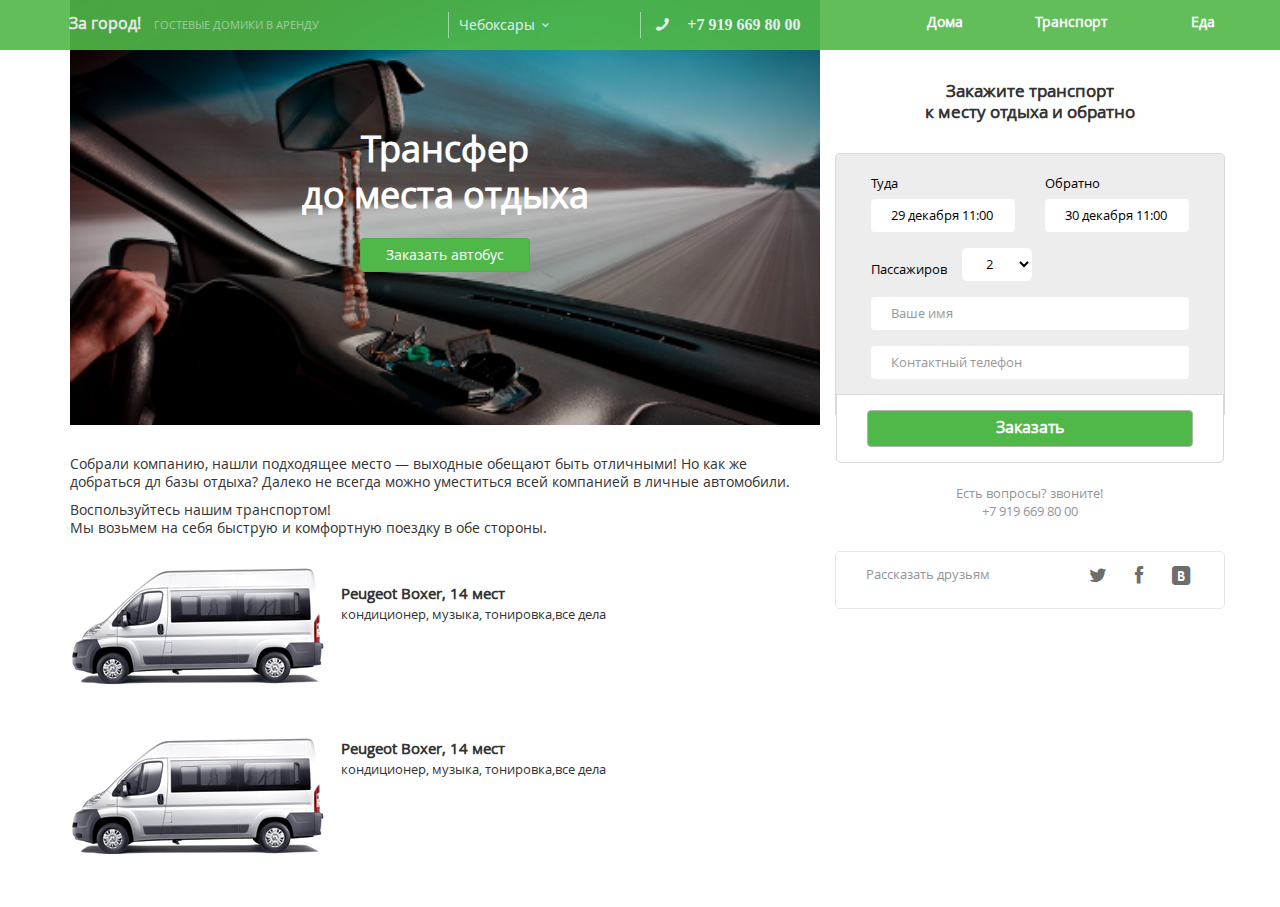
<file: desktop-airbnb5.html>
<!DOCTYPE html>
<html>
	<head>
		<title>
			Zagorod
		</title>
			<meta charset="utf-8">
			 <meta name="viewport" content="width=device-width, initial-scale=1.0, maximum-scale=1.0, user-scalable=no"/>
			<link  rel="stylesheet" href="stylesheets/desktop.css" media="all">
			 <script src="http://ajax.googleapis.com/ajax/libs/jquery/1.10.2/jquery.min.js"></script>
			<script src="js/jquery.placeholder.js"></script>
			
	</head>
	
		<body>
			<header class="header-menu menu-desktop">
				<div class="container ">
					<div class="row ">

					<ul class="list-inline col-sm-12 hidden-xs">
					  <li class="col-md-4 col-sm-2"><b class="size-16px">&nbsp;За город! </b> 
					  	<span class="font-size-0-8em hidden-sm light-green"> &nbsp; &nbsp;ГОСТЕВЫЕ ДОМИКИ В АРЕНДУ</span>
					  </li>
					  <li class="col-md-2 col-sm-2 left-border"> <span>Чебоксары<a href="#" class="fontello-icon-down-open-mini icon"></a></span></li>
					  <li class="col-md-3 col-sm-4 left-border"><span class="size-16px fontello-icon-phone-1 icon">
					  								<span class="size-0-8"><b>+7 919 669 80 00</b></span></span></li>
					  <li class="col-md-1 col-sm-1"><a href="#"> <b>Дома</b></a></li>
					  <li class="col-md-1 col-sm-2 text-center"><a href="#"><b>Транспорт</b></a></li>
					  <li class="col-md-1 col-sm-1"><a href="#" class="pull-right"><b>Еда</b></a></li>
					</ul>

					<ul class="list-inline col-xs-12 visible-xs">
					  <li class="col-xs-9"><span><span class="size-16px"><b>За город!</b> </span> Чебоксары</span>
							<a href="#" class="fontello-icon-down-open-mini icon"></a></li>
					  <li class="col-xs-1"> <a href="#" class="size-16px fontello-icon-phone-1 icon"></a></li>
					  <li class="col-xs-2"><a href="#" class="size-16px fontello-icon-menu pull-right icon"></a></li>
					</ul>

					</div>

				</div>
			</header>
<!-- //////////////////////////////////////////////////////////////////////////////////////////  -->
	     <section class="desktop-5-transfer">
	     	<div class="container">
	     		<div class="row">	
	     			<div class="col-md-8 col-sm-8 left-column">
		     			<div class="uslugi">
		     				<div class="transfer">
								<p><b>Трансфер<br />до места отдыха</b> </p><br/>
								<a href="#" class="btn btn-success">Заказать автобус</a>
							</div>
						</div>	
						<p> Собрали компанию, нашли подходящее место &mdash; выходные обещают быть отличными!
						   Но как же добраться дл базы отдыха? Далеко не всегда можно уместиться всей компанией в личные автомобили. 
						</p>
						<p>   Воспользуйтесь нашим транспортом!<br />
						   Мы возьмем на себя быструю и комфортную поездку в обе стороны. </p>

						<div class="car">
							   <img src="img/peugeot.png" alt="peugeot"/>
							    <div class="car-info">
							   		<span class="font-size-1-1em"><b>Peugeot Boxer, 14 мест</b></span><br />
							   		<span class="font-size-0-9em">кондиционер, музыка, тонировка,все дела </span>
							   	</div>
							   
							</div>    

						<div class="car hidden-xs">
							   <img src="img/peugeot.png" alt="peugeot"/>
							   
							   		<span class="font-size-1-1em"><b>Peugeot Boxer, 14 мест</b></span><br />
							   		<span class="font-size-0-9em">кондиционер, музыка, тонировка,все дела </span>
							   		
							   
						</div>   

						<div class="visible-xs text-center">
							<p><img src="img/driver.png" alt="driver"/></p>
							<p>Закажите транспорт <br/>к месту отдыха и обратно<p>
						</div> 


	     			</div>

	     			<div class="col-md-4 col-sm-4 right-column">
	     				<div class="row">
	     				    <div class="col-md-12 hidden-xs hidden-sm text-center text-form">
	     				    	<p class="font-size-1-2em"><b>Закажите транспорт <br/>к месту отдыха и обратно</b><p>
	     				    </div>

	     			    	<div class="col-md-12 desktop-2-forma-zakaza">
	        						
			        				<form class="form-inline forma-zakaza" role="form">
			        					
										  <div class="form-group col-md-6">
										    <label for="date-in" class="control-label">Туда</label>
										   	
										      <input type="text" class="form-control" id="date-in" placeholder="29 декабря 11:00">
										   
										  </div>
										  <div class="form-group col-md-6">
										    <label for="date-out" class="control-label">Обратно</label>
										    
										      <input type="text" class="form-control" id="date-out" placeholder="30 декабря 11:00">
										    
										  </div>

										  	<div class="form-group col-md-9 ">

											   <label for="guest" class="control-label">Пассажиров &nbsp; &nbsp;</label>
											   	
											   <select id="guest" class="form-control">
											   		<option selected value="2">2</option>	
												    <option value="3">3</option>
												    <option value="4">4</option>
												    <option value="5">5</option>
												   </select>

											 </div>

		
										   
										    <div class="col-xs-12">
										      <input type="tel" class="form-control" id="your-name" placeholder="Ваше имя">
										    </div>
	
										    <div class="col-xs-12">
										      <input type="tel" class="form-control" id="your-phone" placeholder="Контактный телефон">
										    </div>
										 

										  <div class="form-group col-md-12 col-sm-12 col-xs-12 btn-absolute">
										    
										      <button type="submit" class="btn btn-success font-size-1-2em col-md-12 col-sm-12 col-xs-12">
										     	 <b>Заказать</b>
										      </button>
										    
										  </div>

									</form>
								</div>	
	        				</div>
	        				
	        					<div class="row">
			        				<div class="col-md-12 text-center font-size-0-9em hidden-xs">
			        					<span class="gray-color">Есть вопросы? звоните!</span> <br />
										<span class="gray-color">+7 919 669 80 00</span>
			        				</div>
	        					</div>

		        				<div class="row  hidden-xs">
			        					<div class="col-md-12 tell-friends">
			        					<p class="font-size-0-9em gray-color icons">Рассказать друзьям

			        						<a href="#" class="fontello-icon-vkontakte icon pull-right"></a>
					 						<a href="#" class="fontello-icon-facebook icon pull-right"></a>
					 						<a href="#" class="fontello-icon-twitter icon pull-right"></a>
				 						
			        					</p>
				 							
			        					</div>
		        				</div>
		        			</div>		
	     			</div>

	     	</div>

	     </section>
  
			<script>
			// To test the @id toggling on password inputs in browsers that don’t support changing an input’s @type dynamically (e.g. Firefox 3.6 or IE), uncomment this:
			// $.fn.hide = function() { return this; }
			// Then uncomment the last rule in the <style> element (in the <head>).
			$(function() {
				// Invoke the plugin
				$('input, textarea').placeholder();
				// That’s it, really.
				// Now display a message if the browser supports placeholder natively
				var html;
				
				if (html) {
					$('<p class="note">' + html + '</p>').insertAfter('form');
				}
			});
		</script>
	</body>
</html>
</file>
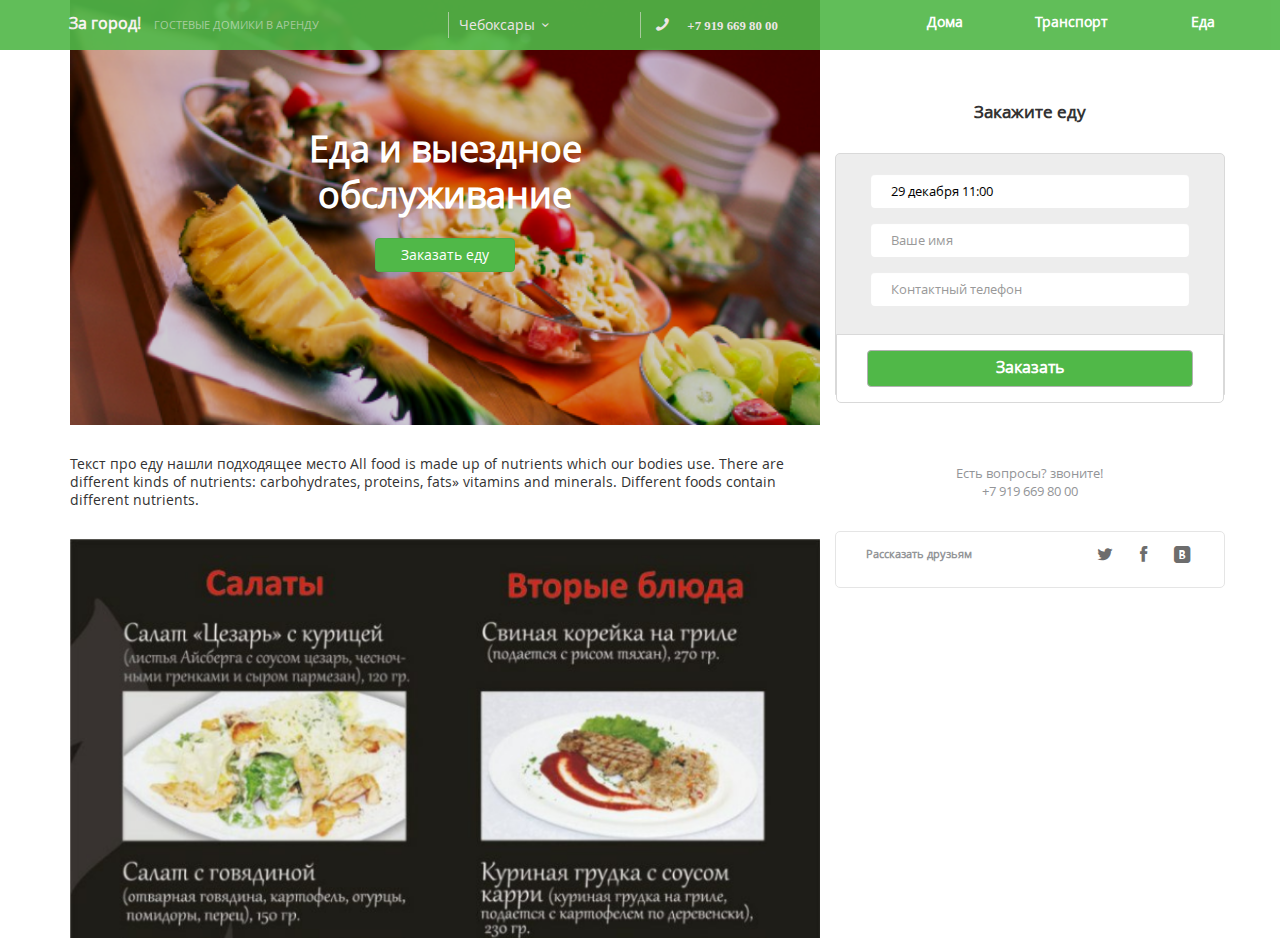
<file: desktop-airbnb6.html>
<!DOCTYPE html>
<html>
	<head>
		<title>
			Zagorod
		</title>
			<meta charset="utf-8">
			 <meta name="viewport" content="width=device-width, initial-scale=1.0, maximum-scale=1.0, user-scalable=no"/>
			<link  rel="stylesheet" href="stylesheets/desktop.css" media="all">
			 <script src="http://ajax.googleapis.com/ajax/libs/jquery/1.10.2/jquery.min.js"></script>
			<script src="js/jquery.placeholder.js"></script>
			
	</head>
	
		<body>
			<header class="header-menu menu-desktop">
				<div class="container ">
					<div class="row ">

						<ul class="list-inline col-sm-12 hidden-xs">
						  <li class="col-md-4 col-sm-2"><b class="size-16px">&nbsp;За город! </b> 
						  	<span class="font-size-0-8em hidden-sm light-green"> &nbsp; &nbsp;ГОСТЕВЫЕ ДОМИКИ В АРЕНДУ</span>
						  </li>
						  <li class="col-md-2 col-sm-2 left-border"> <span>Чебоксары<a href="#" class="fontello-icon-down-open-mini icon"></a></span></li>
						  <li class="col-md-3 col-sm-4 left-border"><span class="size-16px fontello-icon-phone-1 icon">
						  								<span class="font-size-0-8em"><b>+7 919 669 80 00</b></span></span></li>
						  <li class="col-md-1 col-sm-1"><a href="#"> <b>Дома</b></a></li>
						  <li class="col-md-1 col-sm-2 text-center"><a href="#"><b>Транспорт</b></a></li>
						  <li class="col-md-1 col-sm-1"><a href="#" class="pull-right"><b>Еда</b></a></li>
						</ul>

						<ul class="list-inline col-xs-12 visible-xs">
						  <li class="col-xs-9"><span><span class="size-16px"><b>За город!</b> </span> Чебоксары</span>
								<a href="#" class="fontello-icon-down-open-mini icon"></a></li>
						  <li class="col-xs-1"> <a href="#" class="size-16px fontello-icon-phone-1 icon"></a></li>
						  <li class="col-xs-2"><a href="#" class="size-16px fontello-icon-menu pull-right icon"></a></li>
						</ul>

					</div>

				</div>
			</header>
<!-- //////////////////////////////////////////////////////////////////////////////////////////  -->
		  <section class="desktop-5-transfer desktop-6-meat">
	     	<div class="container">
	     		<div class="row">	
	     			<div class="col-md-8 col-sm-8 left-column">
		     			<div class="uslugi">
		     				<div class="meat">
								<p><b>Еда и выездное<br />обслуживание</b> </p><br/>
								<a href="#" class="btn btn-success ">Заказать еду</a>
							</div>
						</div>	
							<p> Текст про еду нашли подходящее место All food is made up of nutrients which our bodies use. There are different kinds of nutrients: carbohydrates, proteins, fats» vitamins and minerals. Different foods contain different nutrients. </p><br />

						<div class="meat-recipe">
							   <img src="img/meat-recipe.png" alt="recipe"/>
						</div>    


	     			</div>

	     				<div class="col-md-4 col-sm-4 right-column">
	     				<div class="row">
	     				    <div class="col-md-12 text-center text-form">
	     				    	<p class="font-size-1-2em"><b><br/>Закажите еду </b><p>
	     				    </div>

	     			    	<div class="col-md-12 desktop-2-forma-zakaza">
	        						
			        				<form class="form-inline forma-zakaza" role="form">
			        					
										  <div class="form-group col-xs-12">

										      <input type="text" class="form-control" id="date-in" placeholder="29 декабря 11:00">
										   
										  </div>

										    
										    <div class="col-xs-12">
										      <input type="tel" class="form-control" id="your-name" placeholder="Ваше имя">
										    </div>
										 

										   
										    <div class="col-xs-12">
										      <input type="tel" class="form-control" id="your-phone" placeholder="Контактный телефон">
										    </div>
										 

										  <div class="form-group col-md-12 col-sm-12 col-xs-12 btn-absolute">
										    
										      <button type="submit" class="btn btn-success font-size-1-2em col-md-12 col-sm-12 col-xs-12">
										     	 <b>Заказать</b>
										      </button>
										    
										  </div>
										
										
									</form>
								</div>	
	        				</div>
	        				
	        					<div class="row">
			        				<div class="col-md-12 text-center font-size-0-9em">
			        					<span class="gray-color">Есть вопросы? звоните!</span> <br />
										<span class="gray-color">+7 919 669 80 00</span>
			        				</div>
	        					</div>

		        			

		        				<div class="row ">
			        					<div class="col-md-12 tell-friends">
			        					<p class="font-size-0-8em gray-color icons"><b>Рассказать друзьям</b>

			        						<a href="#" class="fontello-icon-vkontakte icon pull-right"></a>
					 						<a href="#" class="fontello-icon-facebook icon pull-right"></a>
					 						<a href="#" class="fontello-icon-twitter icon pull-right"></a>
				 						
			        					</p>
				 							
			        					</div>
		        				</div>
		        			</div>	

	     		</div>
	     		
	     	</div>

	     </section>
  
			<script>
			// To test the @id toggling on password inputs in browsers that don’t support changing an input’s @type dynamically (e.g. Firefox 3.6 or IE), uncomment this:
			// $.fn.hide = function() { return this; }
			// Then uncomment the last rule in the <style> element (in the <head>).
			$(function() {
				// Invoke the plugin
				$('input, textarea').placeholder();
				// That’s it, really.
				// Now display a message if the browser supports placeholder natively
				var html;
				
				if (html) {
					$('<p class="note">' + html + '</p>').insertAfter('form');
				}
			});
		</script>
	</body>
</html>
</file>
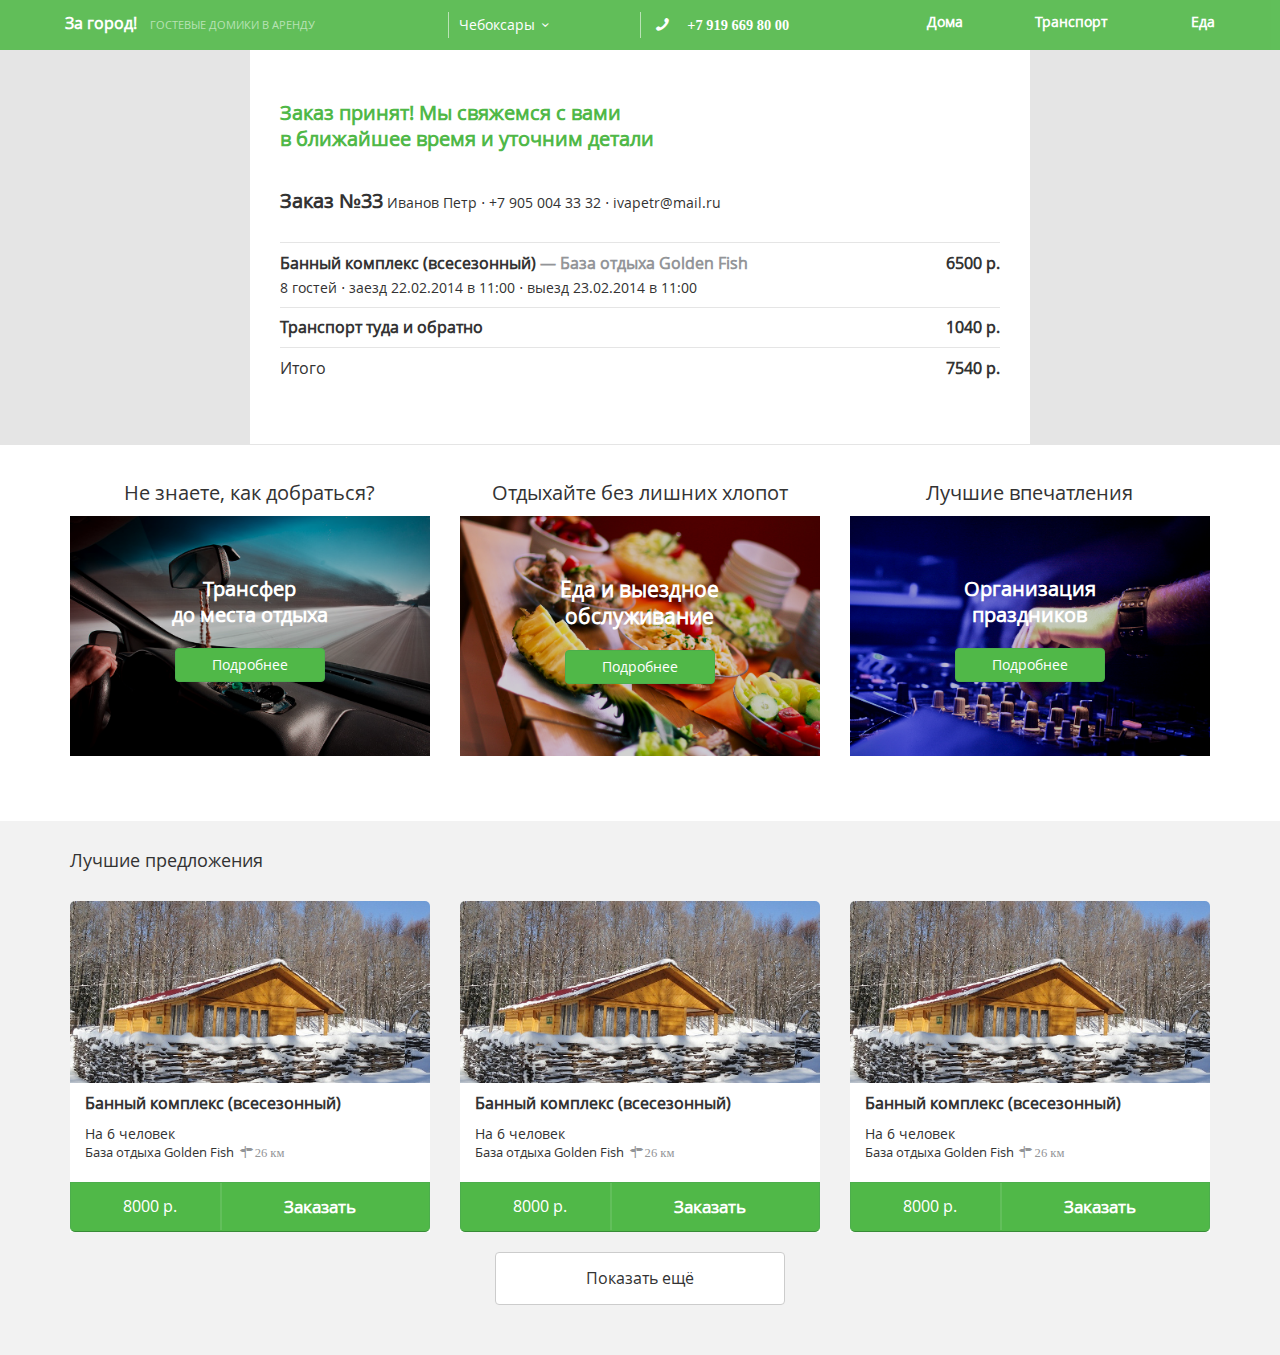
<file: desktop-airbnb7.html>
<!DOCTYPE html>
<html>
	<head>
		<title>
			Zagorod
		</title>
			<meta charset="utf-8">
			 <meta name="viewport" content="width=device-width, initial-scale=1.0, maximum-scale=1.0, user-scalable=no"/>
			<link  rel="stylesheet" href="stylesheets/desktop.css" media="all">
			 <script src="http://ajax.googleapis.com/ajax/libs/jquery/1.10.2/jquery.min.js"></script>
			<script src="js/jquery.placeholder.js"></script>
			
	</head>
	
		<body>
			<header class="header-menu menu-desktop">
				<div class="container ">
					<div class="row ">

					<ul class="list-inline col-sm-12 hidden-xs">
					  <li class="col-md-4 col-sm-2"><b class="size-16px">За город! </b> 
					  	<span class="font-size-0-8em hidden-sm light-green"> &nbsp; &nbsp;ГОСТЕВЫЕ ДОМИКИ В АРЕНДУ</span>
					  </li>
					  <li class="col-md-2 col-sm-2 left-border"> <span>Чебоксары<a href="#" class="fontello-icon-down-open-mini icon"></a></span></li>
					  <li class="col-md-3 col-sm-4 left-border"><span class="size-16px fontello-icon-phone-1 icon">
					  								<span class="font-size-0-9em"><b>+7 919 669 80 00</b></span></span></li>
					  <li class="col-md-1 col-sm-1"><a href="#"><b>Дома</b></a></li>
					  <li class="col-md-1 col-sm-2 text-center"><a href="#" ><b>Транспорт</b></a></li>
					  <li class="col-md-1 col-sm-1"><a href="#" class="pull-right"><b>Еда</b></a></li>
					</ul>

					<ul class="list-inline col-xs-12 visible-xs">
					  <li class="col-xs-9"><span><span class="size-16px"><b>За город!</b> </span> Чебоксары</span>
							<a href="#" class="fontello-icon-down-open-mini icon"></a></li>
					  <li class="col-xs-1"> <a href="#" class="size-16px fontello-icon-phone-1 icon"></a></li>
					  <li class="col-xs-2"><a href="#" class="size-16px fontello-icon-menu pull-right icon"></a></li>
					</ul>

					</div>
				</div>
			</header>
<!-- //////////////////////////////////////////////////////////////////////////////////////////  -->
		
	

			<section class="order-received">
				<div class="container">
					<div class="row">

						<div class="col-md-8 col-md-offset-2 col-sm-10 col-sm-offset-1 order">
							<p class="green size-20px"><b>Заказ принят! Мы свяжемся с вами <br />
								в ближайшее время и уточним детали</b>
							</p><br/>

							<p>
								<b class="size-20px">Заказ №33</b> Иванов Петр &sdot; +7 905 004 33 32 &sdot; ivapetr@mail.ru
							</p><br/>
							<div class="line"></div>
							<p class="base size-16px">
								<b >Банный комплекс (всесезонный)</b>
								<b class="gray-color"> &mdash; База отдыха Golden Fish</b> <b class="pull-right size-16px">6500 р.</b>
							</p>
							<p>8 гостей &sdot; заезд 22.02.2014 в 11:00 &sdot; выезд 23.02.2014 в 11:00</p>
							<div class="line"></div>
							<p><b class="size-16px">
								Транспорт туда и обратно</b> <b class="pull-right size-16px">1040 р.</b>
							</p>
							<div class="line"></div>
							<p class="size-16px">Итого <b class="pull-right">7540 р.</b></p>
						</div>	
								
					</div>	
				</div>	<!-- end container-->	
			</section>

			<section class="desktop1-uslugi">
				<div class="container uslugi">
					<div class="row">
					 <div class="col-md-12 col-sm-12">
						<div class="row text-center">
									<div class="col-md-4 col-sm-4">
										<p class=" size-20px hidden-xs">Не знаете, как добраться?</p>
										<div class="transfer">
											<p class="size-20px"><b>Трансфер<br />до места отдыха</b> </p>
											<a href="#" class="btn btn-success">Подробнее</a>
											
										</div>
									</div>
							

								<div class="col-md-4 col-sm-4">
									<p class="size-20px hidden-xs">Отдыхайте без лишних хлопот</p>
									<div class="meat">
										<p class="font-size-1-5em"><b>Еда и выездное<br />обслуживание</b> </p>
										<a href="#" class="btn btn-success">Подробнее</a>
									</div>
								</div>	
								

								<div class="col-md-4 col-sm-4">
									<p class="size-20px hidden-xs">Лучшие впечатления</p>
									<div class="celebrity">
										<p class="size-20px"><b>Организация<br />праздников</b> </p>
										<a href="#" class="btn btn-success">Подробнее</a>
									</div>
								</div>	

						</div>	
						</div>
					</div>
				</div>
			</section>

			<section class="desktop1-houses">
				<div class="container">
					<div class="row">
					  <div class="col-md-12 col-sm-12">
					  		<h4>Лучшие предложения</h4>
					  	<div class="row">
							<div class="col-md-4 col-sm-4">
								<div class="house-offer ">	
									
									<div class="row">
										<div class="col-md-12"><img src="img/house-1.png" alt="house"/> </div>	
									</div>

									<div class="row">
										<div class="col-md-12">
										 <p class="size-16px col-md-12"><b>Банный комплекс (всесезонный)</b></p>
										</div>	
									</div>

									<div class="row">
										<div class="col-md-12">
										 	<span class="col-md-12 col-sm-12 col-xs-12" >На 6 человек</span>
										 	<span class="font-size-0-9em col-md-12 col-sm-12">База отдыха Golden Fish
										 	<span class="fontello-icon-address gray-color">26 км</span></span>
										</div>	
									</div>

									<div class="row">
									<div class="col-md-12">
										<div class="form-group house-btn">
												   
												      <button type="submit" class="btn btn-success col-md-12 col-sm-12 col-xs-12">
												     	 <span class="col-xs-5 size-16px">8000 р.</span> 
												     	 <span class="font-size-1-2em col-xs-7"><b>Заказать</b></span>
												     </button>
												</div>
										</div>
									</div>

								</div>
							</div>

							<div class="col-md-4 col-sm-4">
								<div class="house-offer ">	
								
									<div class="row">
										<div class="col-md-12"><img src="img/house-1.png" alt="house"/> </div>	
									</div>

									<div class="row">
										<div class="col-md-12">
										 <p class="size-16px col-md-12"><b>Банный комплекс (всесезонный)</b></p>
										</div>	
									</div>

									<div class="row">
										<div class="col-md-12">
										 	<span class="col-md-12 col-sm-12 col-xs-12" >На 6 человек</span>
										 	<span class="font-size-0-9em col-md-12 col-sm-12">База отдыха Golden Fish
										 	<span class="fontello-icon-address gray-color">26 км</span></span>
										</div>	
									</div>

									<div class="row">
									<div class="col-md-12">
										<div class="form-group house-btn">
												   
												      <button type="submit" class="btn btn-success col-md-12 col-sm-12 col-xs-12">
												     	 <span class="col-xs-5 size-16px">8000 р.</span> 
												     	 <span class="font-size-1-2em col-xs-7"><b>Заказать</b></span>
												     </button>
												</div>
										</div>
									</div>

								</div>
							</div>

							<div class="col-md-4 col-sm-4">
								<div class="house-offer ">	
								
									<div class="row">
										<div class="col-md-12 col-sm-12">
											<img src="img/house-1.png" alt="house"/> 
										</div>	
									</div>

									<div class="row">
										<div class="col-md-12">
										 <p class="size-16px col-md-12"><b>Банный комплекс (всесезонный)</b></p>
										</div>	
									</div>

									<div class="row">
										<div class="col-md-12">
										 	<span class="col-md-12 col-sm-12 col-xs-12" >На 6 человек</span>
										 	<span class="font-size-0-9em col-md-12 col-sm-12">База отдыха Golden Fish
										 	<span class="fontello-icon-address gray-color">26 км</span></span>
										</div>	
									</div>

									<div class="row">
									<div class="col-md-12">
										<div class="form-group house-btn">
												   
												      <button type="submit" class="btn btn-success col-md-12 col-sm-12 col-xs-12">
												     	 <span class="col-xs-5 size-16px">8000 р.</span> 
												     	 <span class="font-size-1-2em col-xs-7"><b>Заказать</b></span>
												     </button>
												</div>
										</div>
									</div>

								</div>
							</div>

					
					
							
							</div>
						</div>
					</div>

					<div class="row">
							
							<a href="#" class="btn btn-default more center-block size-16px">Показать ещё</a>

					</div>	

				</div>

			</section>
  
			<script>
			// To test the @id toggling on password inputs in browsers that don’t support changing an input’s @type dynamically (e.g. Firefox 3.6 or IE), uncomment this:
			// $.fn.hide = function() { return this; }
			// Then uncomment the last rule in the <style> element (in the <head>).
			$(function() {
				// Invoke the plugin
				$('input, textarea').placeholder();
				// That’s it, really.
				// Now display a message if the browser supports placeholder natively
				var html;
				
				if (html) {
					$('<p class="note">' + html + '</p>').insertAfter('form');
				}
			});
		</script>
	</body>
</html>
</file>
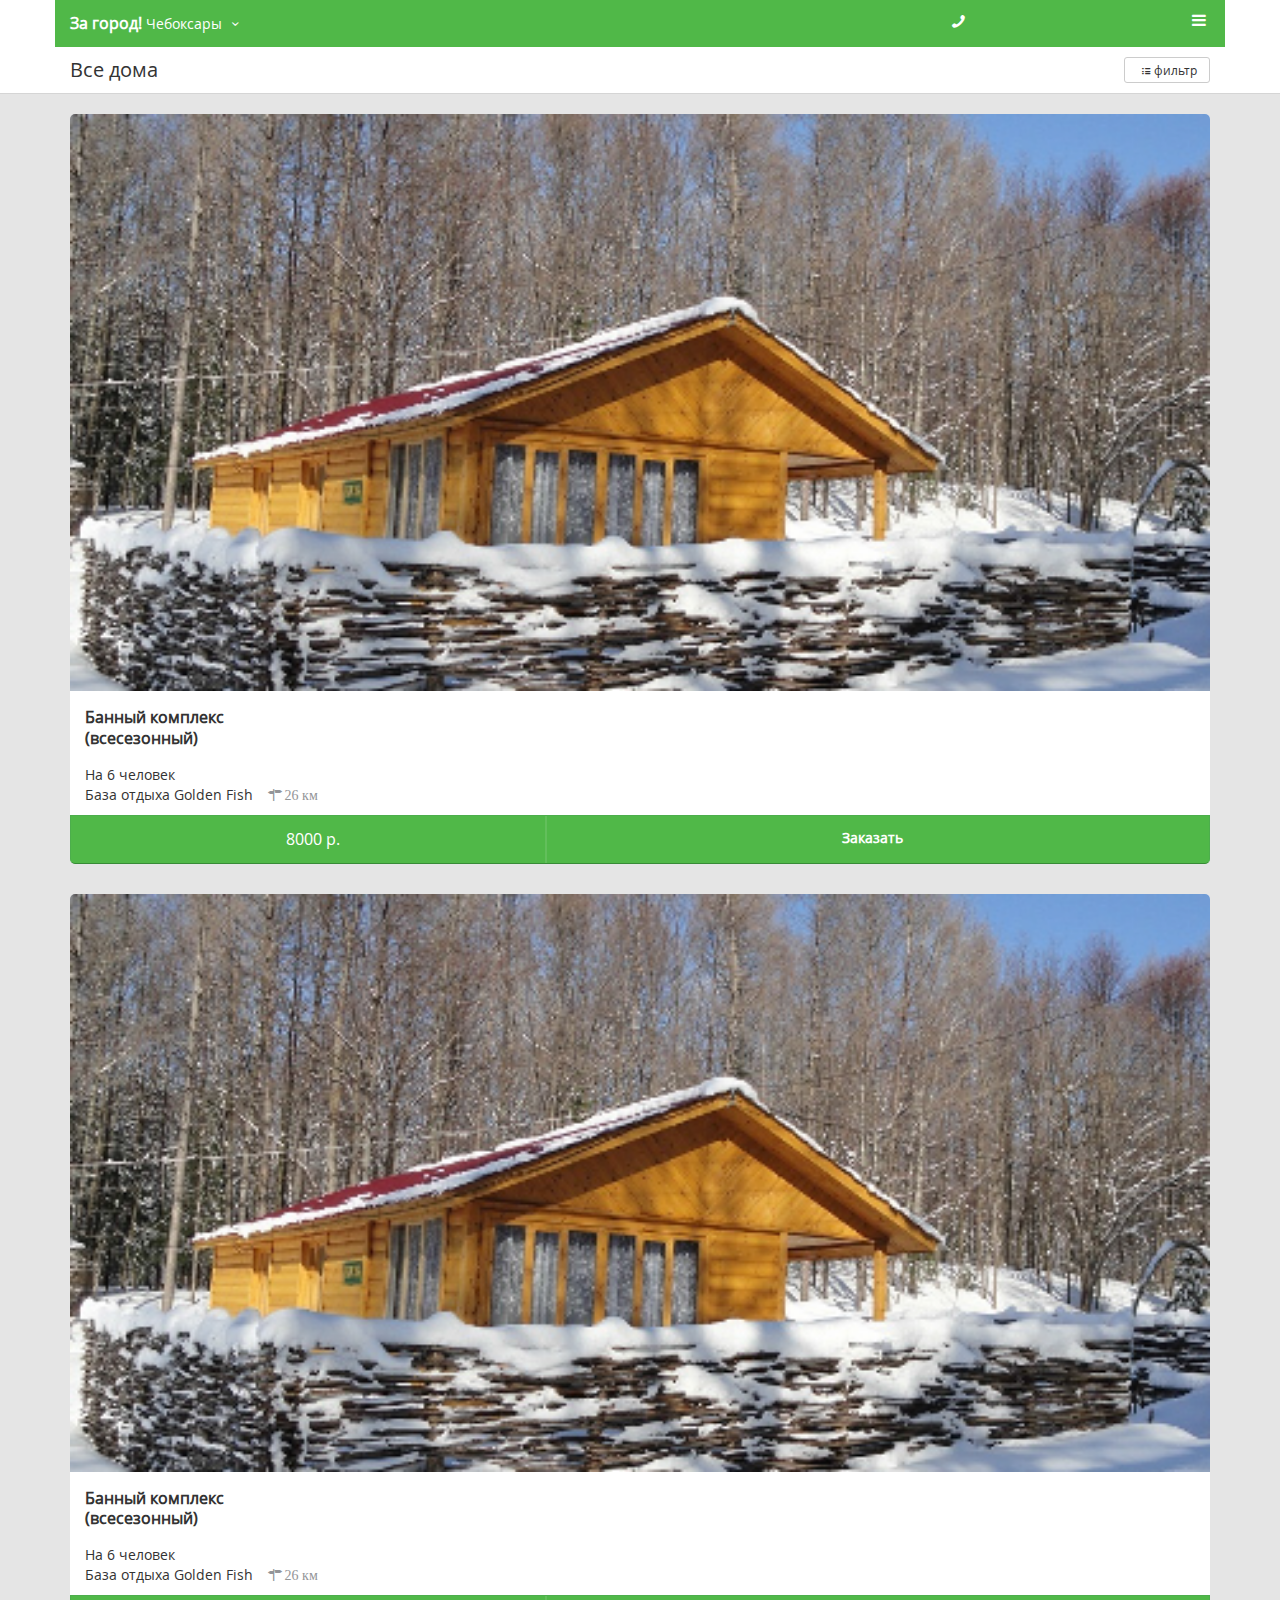
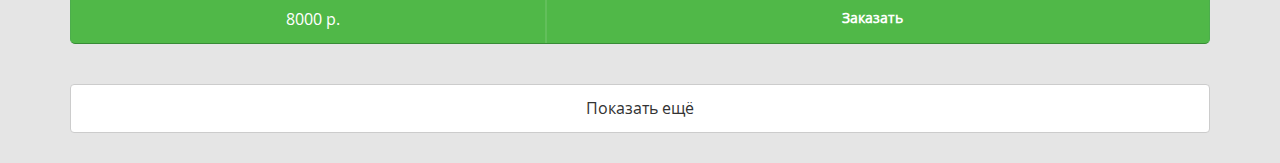
<file: mobile-2.html>
<!DOCTYPE html>
<html>
	<head>
		<title>
			Zagorod
		</title>
			<meta charset="utf-8">
			<meta name="viewport" content="width=device-width, initial-scale=1.0, maximum-scale=1.0, user-scalable=no"/>
			<link  rel="stylesheet" href="stylesheets/screen.css" media="all">
			 <script src="http://ajax.googleapis.com/ajax/libs/jquery/1.10.2/jquery.min.js"></script>
			
	</head>
	
		<body>
			<header>
				<div class="container">
					<div class="row header-menu">
						<div class="col-xs-9">
							
							<span><span class="size-16px"><b>За город!</b> </span> Чебоксары</span>
							<a href="#" class="fontello-icon-down-open-mini icon"></a>
								
						</div>

						<div class="col-xs-1">
							<a href="#" class="size-16px fontello-icon-phone-1 icon"></a>
						</div>

						<div class="col-xs-2">
							<a href="#" class="size-16px fontello-icon-menu pull-right icon"></a>
						</div>

					</div>

					<div class="row all-home">
						<div class="col-xs-6">
							<span class="size-20px">Все дома</span>
						</div>

						<div class="col-xs-6">
							<a href="#" class="btn btn-default btn-xs pull-right"><span class="fontello-icon-list-1"></span>фильтр</a>
						</div>
					</div>
				</div>
			</header>
<!-- //////////////////////////////////////////////////////////////////////////////////////////  -->
			<section class="mobile-2-section">
				<div class="container">
					<div class="house-offer">	
						<div class="row">
							<div class="col-xs-12"><img src="img/house-1.png" alt="house"/> </div>	
						</div>


						<div class="row">
							<div class="col-xs-12">
							 <p class="size-16px col-xs-12">Банный комплекс <br />(всесезонный)</p>
							</div>	
						</div>

						<div class="row">
							<div class="col-xs-12">
							 	<span class="col-xs-12" >На 6 человек</span>
							 	<span class="size-0-9 col-xs-12">База отдыха Golden Fish &nbsp;
							 	<span class="fontello-icon-address gray-color">26 км</span></span>
							</div>	
						</div>
					</div>	
						<div class="row">
							<div class="col-xs-12">
								<div class="form-group house-btn">
										   
										      <button type="submit" class="btn btn-success col-xs-12">
										     	 <span class="col-xs-5 size-16px">8000 р.</span> 
										     	 <span class="size-1-2 col-xs-7"><b>Заказать</b></span>
										     </button>
										</div>
							</div>
						</div>

						<div class="house-offer">	
						<div class="row">
							<div class="col-xs-12"><img src="img/house-1.png" alt="house"/> </div>		
						</div>


						<div class="row">
							<div class="col-xs-12">
							 <p class="size-16px col-xs-12">Банный комплекс <br />(всесезонный)</p>
							</div>	
						</div>

						<div class="row">
							<div class="col-xs-12">
							 	<span class="col-xs-12" >На 6 человек</span>
							 	<span class="size-0-9 col-xs-12">База отдыха Golden Fish &nbsp;
							 	<span class="fontello-icon-address gray-color">26 км</span></span>
							</div>	
						</div>
					</div>	
						<div class="row">
							<div class="col-xs-12">
								<div class="form-group house-btn">
										   
										      <button type="submit" class="btn btn-success col-xs-12">
										     	 <span class="col-xs-5 size-16px">8000 р.</span> 
										     	 <span class="size-1-2 col-xs-7"><b>Заказать</b></span>
										     </button>
										</div>
							</div>
						</div>


					<div class="row">
						<div class="col-xs-12">

							<a href="#" class="btn btn-default  col-xs-12 more size-16px">Показать ещё</a>
						</div>	
					</div>		

				</div>

			<section>	

	</body>
</html>
</file>
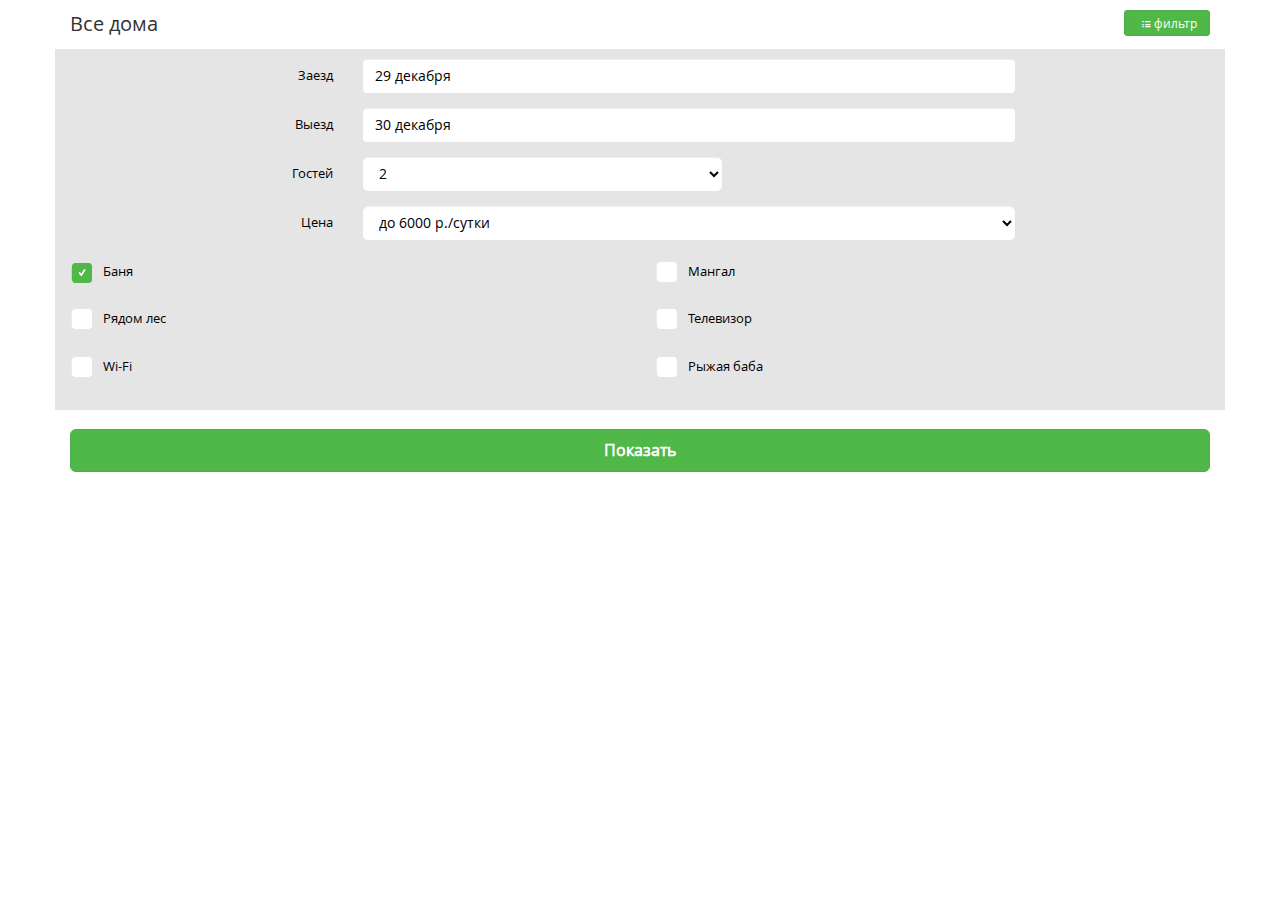
<file: mobile-3.html>
<!DOCTYPE html>
<html>
	<head>
		<title>
			Zagorod
		</title>
			<meta charset="utf-8">
			<meta name="viewport" content="width=device-width, initial-scale=1.0, maximum-scale=1.0, user-scalable=no"/>
			<link  rel="stylesheet" href="stylesheets/screen.css" media="all">
			 <script src="http://ajax.googleapis.com/ajax/libs/jquery/1.10.2/jquery.min.js"></script>
			<script src="js/jquery.placeholder.js"></script>
			
	</head>
		<body>
			<div class="container mobile-3">
				<div class="row filter">
					<div class="col-xs-6">
							<span class="size-20px">Все дома</span>
						</div>

						<div class="col-xs-6">
							<a href="#" class="btn btn-success btn-xs pull-right"><span class="fontello-icon-list-1"></span>фильтр</a>
						</div>
				</div>

				<div class="row">
					<div class="col-xs-12 forma-relative forma-zakaza">
						<form class="form-horizontal" role="form">
								
								  <div class="form-group">
								    <label for="date-in" class="col-xs-3 control-label">Заезд</label>
								    <div class="col-xs-7">
								      <input type="text" class="form-control" id="date-in" placeholder="29 декабря">
								    </div>
								  </div>
								  <div class="form-group">
								    <label for="date-out" class="col-xs-3 control-label">Выезд</label>
								    <div class="col-xs-7">
								      <input type="text" class="form-control" id="date-out" placeholder="30 декабря">
								    </div>
								  </div>

								  	<div class="form-group">

								   <label for="guest" class="control-label col-xs-3">Гостей</label>
								   	<div class="col-xs-4">
								   <select id="guest" class="form-control">
								   		<option selected value="2">2</option>	
									    <option value="3">3</option>
									    <option value="4">4</option>
									    <option value="5">5</option>
									   </select>
									   </div>

									 </div>

									 <div class="form-group">

									   <label for="guest" class="control-label col-xs-3">Цена</label>
									   	<div class="col-xs-7">
									   <select id="guest" class="form-control">
									   		<option selected value="2">до 6000 р./сутки</option>	
										    <option value="3">до 7000 р./сутки</option>
										    <option value="4">до 8000 р./сутки</option>
										    <option value="5">до 9000 р./сутки</option>
										   </select>
										   </div>

									 </div>

									 <div class="form-group">
									 	<div class="col-xs-6">
										   <input type="checkbox" id="Checkbox1" value="Баня" checked="checked" />
										   <label class="checkbox" for="Checkbox1"><span></span> Баня</label><br />

									       <input type="checkbox" id="Checkbox2" value="Рядом лес" /> 
									       <label class="checkbox" for="Checkbox2"><span></span> Рядом лес</label> <br />

									        <input type="checkbox" id="Checkbox3" value="Wi-Fi" /> 
									        <label class="checkbox" for="Checkbox3"><span></span> Wi-Fi</label> 
								        </div>

								        <div class="col-xs-6">
										    <input type="checkbox" id="Checkbox4" value="Мангал" /> 
										    <label class="checkbox" for="Checkbox4"><span></span> Мангал</label> <br />

									       <input type="checkbox" id="Checkbox5" value="Телевизор" /> 
									       <label class="checkbox" for="Checkbox5"><span></span> Телевизор</label> <br />

									       <input type="checkbox" id="Checkbox6" value="Рыжая баба" /> 
									       <label class="checkbox" for="Checkbox6"><span></span> Рыжая баба</label> 
								        </div>

								     </div>   
  
									 <div class="form-group col-xs-12">
									   
									      <button type="submit" class="btn btn-success btn-lg size-16px col-xs-12 absolute"><b>Показать</b></button>
									    
								  </div>
					
								 
							</form>
								
					</div>
				</div>
			</div>

			<script>
			// To test the @id toggling on password inputs in browsers that don’t support changing an input’s @type dynamically (e.g. Firefox 3.6 or IE), uncomment this:
			// $.fn.hide = function() { return this; }
			// Then uncomment the last rule in the <style> element (in the <head>).
			$(function() {
				// Invoke the plugin
				$('input, textarea').placeholder();
				// That’s it, really.
				// Now display a message if the browser supports placeholder natively
				var html;
				
				if (html) {
					$('<p class="note">' + html + '</p>').insertAfter('form');
				}
			});
		</script>
	</body>
</html>
</file>
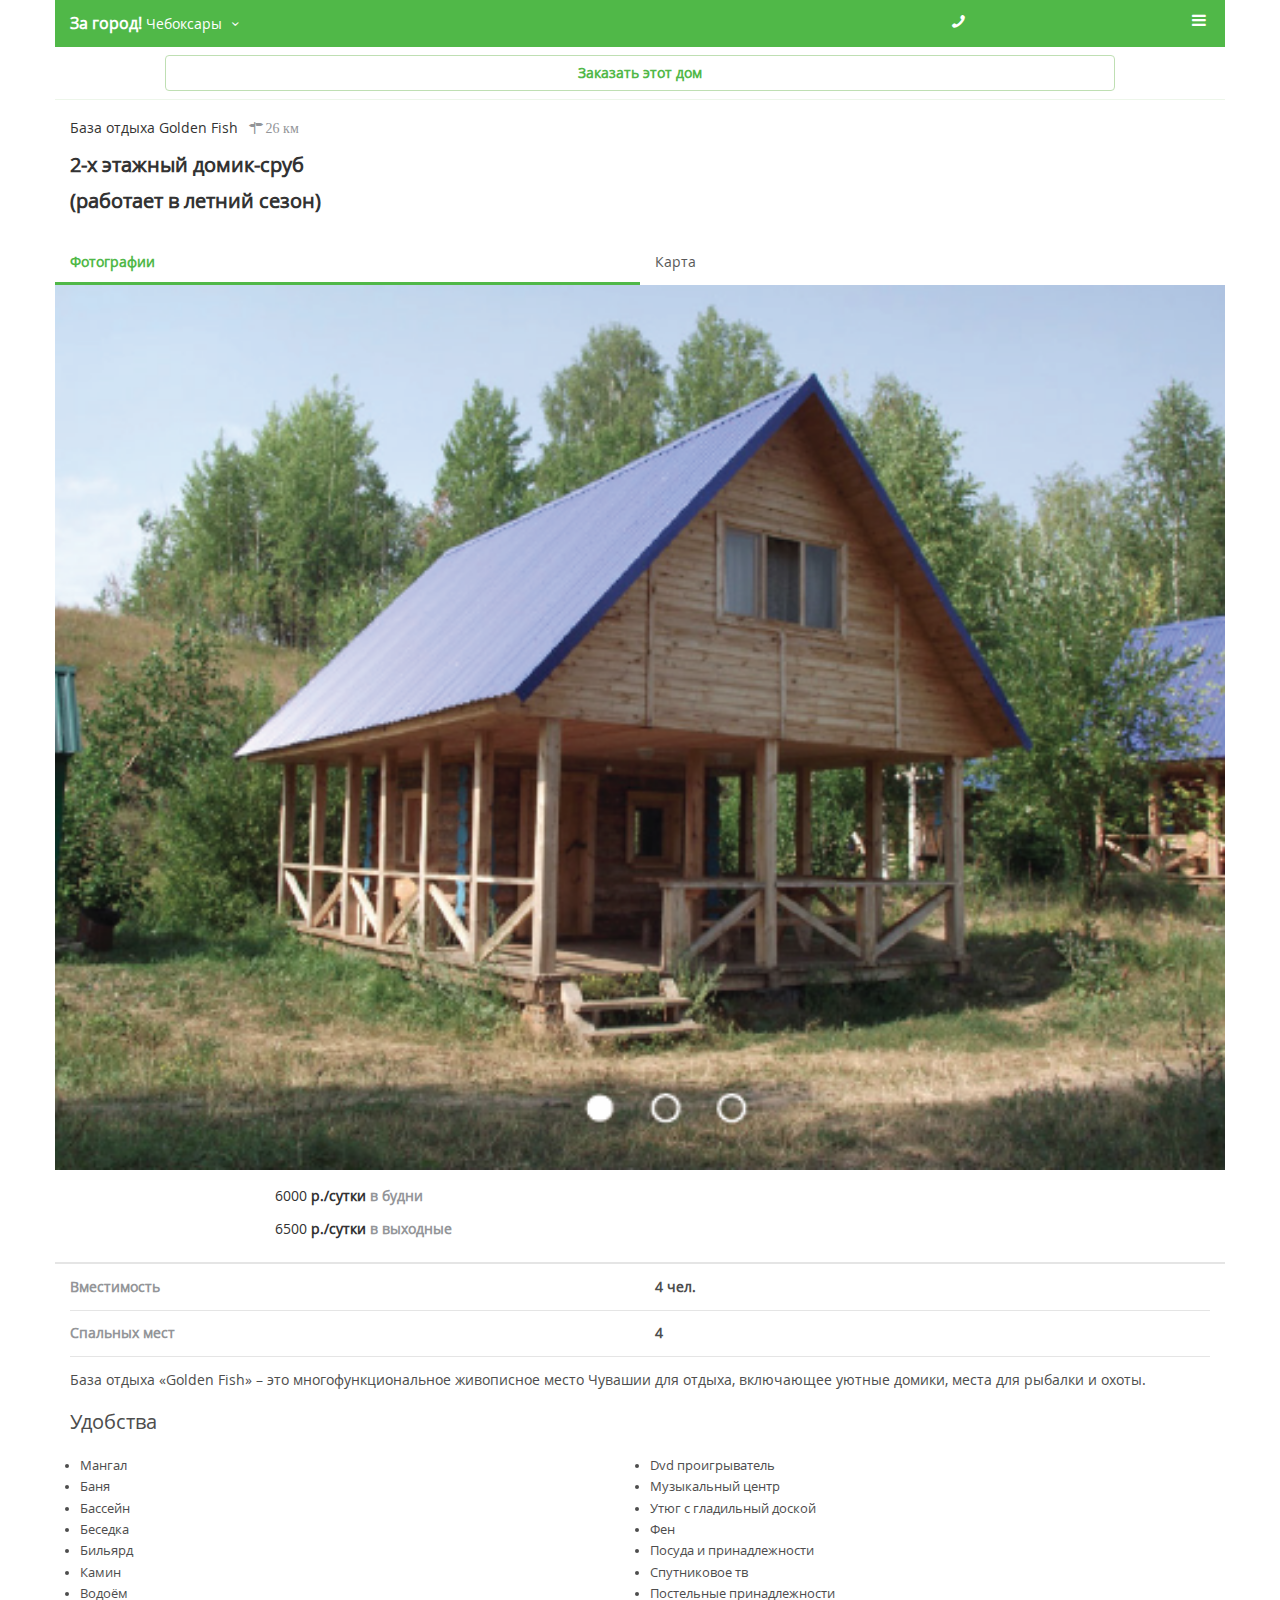
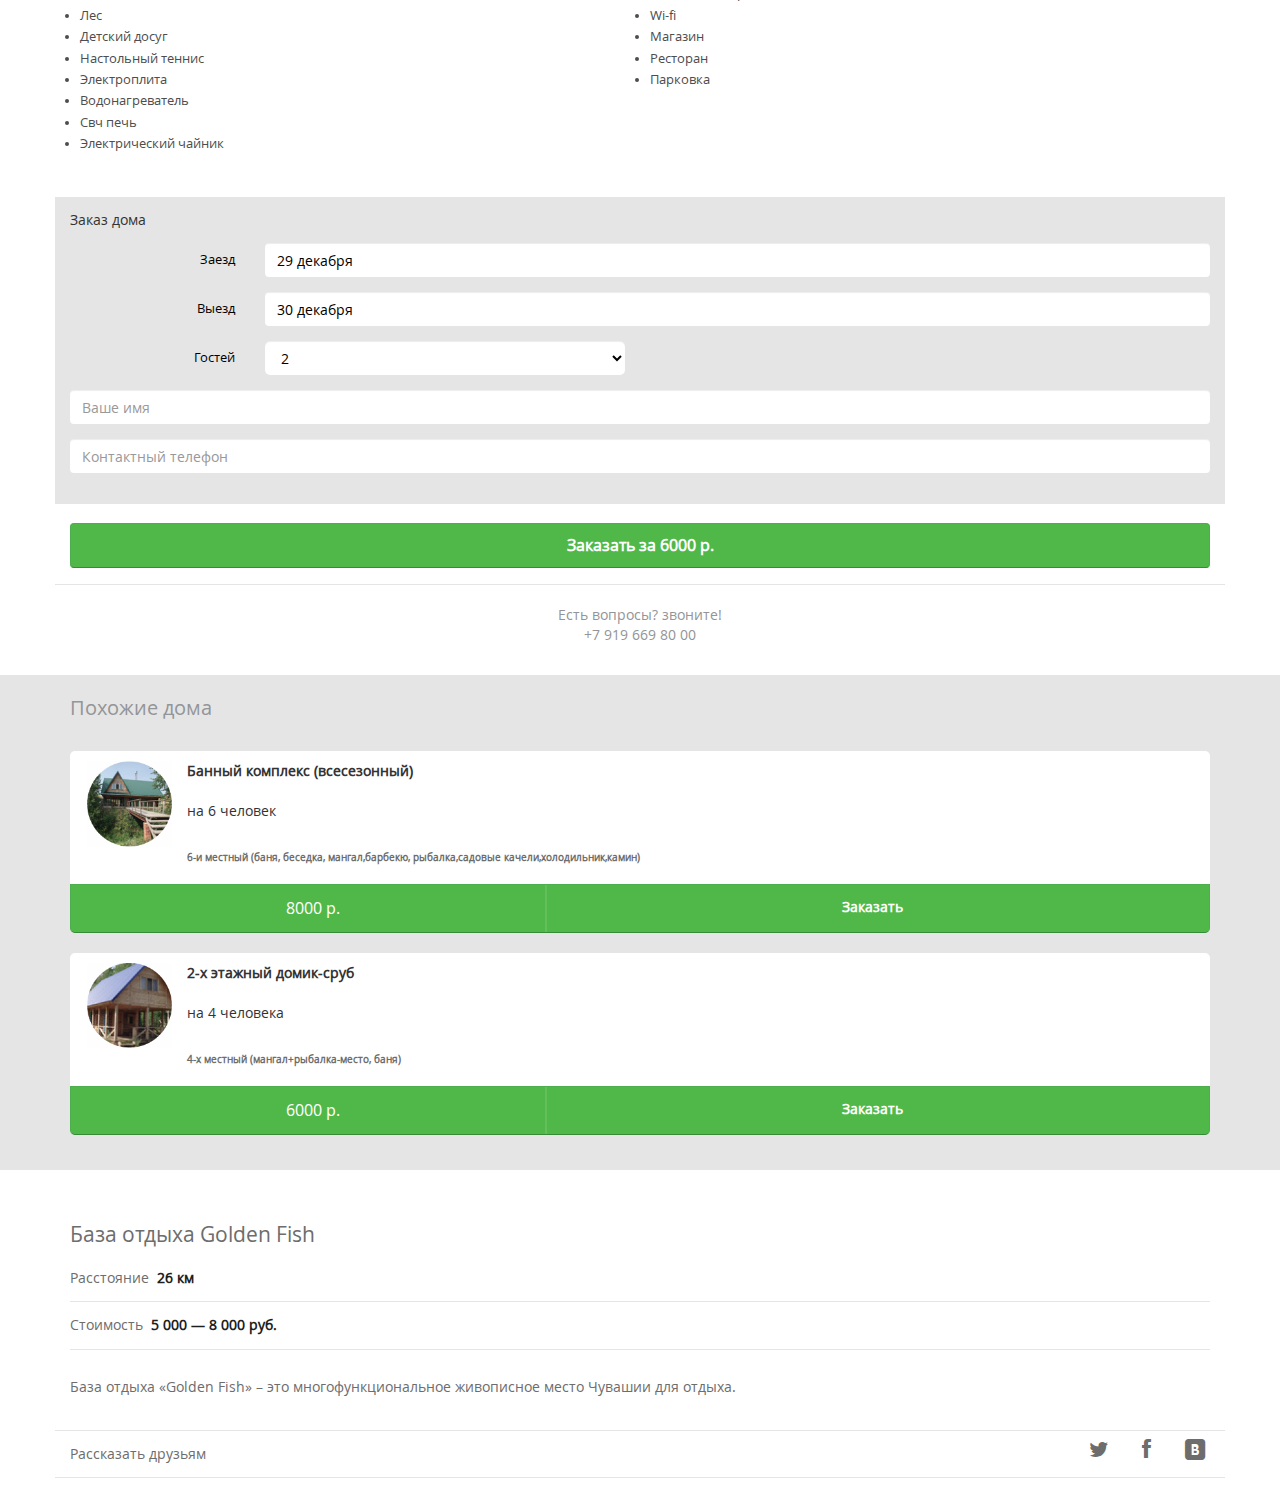
<file: mobile-4.html>
<!DOCTYPE html>
<html>
	<head>
		<title>
			Zagorod
		</title>
			<meta charset="utf-8">
			<meta name="viewport" content="width=device-width, initial-scale=1.0, maximum-scale=1.0, user-scalable=no"/>
			<link  rel="stylesheet" href="stylesheets/screen.css" media="all">
			<script src="http://ajax.googleapis.com/ajax/libs/jquery/1.10.2/jquery.min.js"></script>
			<script src="js/jquery.placeholder.js"></script>
			
	</head>
	
		<body>
			<header>
				<div class="container">
					<div class="row header-menu">
						<div class="col-xs-9">
							
							<span><span class="size-16px"><b>За город!</b> </span> Чебоксары</span>
							<a href="#" class="fontello-icon-down-open-mini icon"></a>
								
						</div>

						<div class="col-xs-1">
							<a href="#" class="size-16px fontello-icon-phone-1 icon"></a>
						</div>

						<div class="col-xs-2">
							<a href="#" class="size-16px fontello-icon-menu pull-right icon"></a>
						</div>

					</div>

					<div class="row zakaz-doma">
						<div class="col-xs-12">
							<a href="#" class="size-1-1 col-xs-10 col-xs-push-1 zakaz"><b>Заказать этот дом</b> </a>
						</div>
					</div>
				</div>
			</header>
<!-- //////////////////////////////////////////////////////////////////////////////////////////  -->			
			<section class="mobile4-house-info">
				<div class="container">
					<div class="row ">	
						<div class="col-xs-12">	
							<p class="size-0-9">База отдыха Golden Fish &nbsp;<span class="fontello-icon-address gray-color">26 км</span></p>
											
							<div class="size-20px"><b>2-х этажный домик-сруб</b></div>
							<div class="size-20px"><b>(работает в летний сезон)</b></div><br />

								<div class="switch">
									<div class="col-xs-6 choise focused">
										<a href="#">Фотографии</a>
									</div>	
									<div class="col-xs-6 choise">
										<a href="#">Карта</a>
									</div>
								</div>

							<div class="slider"><img src="img/house.png" alt="house" class="photos" /> </div>

							<div class="price col-xs-9 col-xs-push-2">

								<span class="size-1-5">6000</span> <span class="size-0-9"><b>р./сутки 
								<span class="gray-color size-0-8">в будни <br /></span></b></span>

								<p><span class="size-1-5">6500</span> <span class="size-0-9"><b>р./сутки 
								<span class="gray-color size-0-8">в выходные</span></b></span></p>

							</div>	
						</div>
						

					</div>	
					<div class="row">
					<div class="line-2"></div>
					</div>	

						<div class="block-info">
							<div class="row count">
									
									<div class="col-xs-6">
										<span class="gray-color  size-0-8"><b>Вместимость</b></span>

									</div>

									<div class="col-xs-6"> 
										<b>4 чел.</b>

									</div><br />
									
							</div>		
							<div class="col-xs-12 line"></div>
							<div class="row count">
									
									<div class="col-xs-6">

										<span class="gray-color size-0-8"><b>Спальных мест</b></span>
									</div> 

									<div class="col-xs-6">

										<b>4</b>
									</div><br />
									
							</div>	
  							<div class="col-xs-12 line"></div>

  							<div class="row">
  							  <div class="col-xs-12">
								<p class="size-0-9">База отдыха «Golden Fish» – это
									многофункциональное живописное место
									Чувашии для отдыха, включающее уютные
									домики, места для рыбалки и охоты.
								</p>

								<p class="size-20px">Удобства</p>
								<ul class="col-xs-6 spisok">
									<li>Мангал</li>
									<li>Баня</li>
									<li>Бассейн</li>
									<li>Беседка</li>
									<li>Бильярд</li>
									<li>Камин</li>
									<li>Водоём</li>
									<li>Лес</li>
									<li>Детский досуг</li>
									<li>Настольный теннис</li>
									<li>Электроплита</li>
									<li>Водонагреватель</li>
									<li>Свч печь</li>
									<li>Электрический чайник</li>		
								</ul>

								<ul class="col-xs-6 spisok">
									<li>Dvd проигрыватель</li>
									<li>Музыкальный центр</li>
									<li>Утюг с гладильный доской</li>
									<li>Фен</li>
									<li>Посуда и принадлежности</li>
									<li>Спутниковое тв</li>
									<li>Постельные принадлежности</li>
									<li>Wi-fi</li>
									<li>Магазин</li>
									<li>Ресторан</li>
									<li>Парковка</li>
								</ul>
							</div>
							</div>
					</div>	
				</div>	
			</section>
<!-- //////////////////////////////////////////////////////////////////////////////////////////  -->
			<section class="mobile4-forma-zakaza">
				<div class="container">
					<div class="row">
						<div class="col-xs-12 forma-relative forma-zakaza">	
							<p class="size-1-5">Заказ дома</p>
							<form class="form-horizontal" role="form">
								  <div class="form-group">
								    <label for="date-in" class="col-xs-2 control-label">Заезд</label>
								    <div class="col-xs-10">
								      <input type="text" class="form-control" id="date-in" placeholder="29 декабря">
								    </div>
								  </div>
								  <div class="form-group">
								    <label for="date-out" class="col-xs-2 control-label">Выезд</label>
								    <div class="col-xs-10">
								      <input type="text" class="form-control" id="date-out" placeholder="30 декабря">
								    </div>
								  </div>

								  	<div class="form-group">

								   <label for="guest" class="control-label col-xs-2">Гостей</label>
								   	<div class="col-xs-4">
								   <select id="guest" class="form-control">
								   		<option selected value="2">2</option>	
									    <option value="3">3</option>
									    <option value="4">4</option>
									    <option value="5">5</option>
									   </select>
									   </div>

									 </div>

									

								  <div class="form-group">
								    <label for="your-name" class="col-xs-12 control-label hidden"></label>
								    <div class="col-xs-12">
								      <input type="tel" class="form-control" id="your-name" placeholder="Ваше имя">
								    </div>
								  </div>

								   <div class="form-group">
								    <label for="your-phone" class="col-xs-12 control-label hidden"></label>
								    <div class="col-xs-12">
								      <input type="tel" class="form-control" id="your-phone" placeholder="Контактный телефон">
								    </div>
								  </div>

								  <div class="form-group col-xs-12">
								    
								      <button type="submit" class="btn btn-success size-1-2 col-xs-12 absolute"><b>Заказать за 6000 р.</b></button>
								    
								  </div>
					
								 
							</form>

							
					
						</div>
					</div>	
					<div class="row question-call">
								 
									 <div class="line"></div><br /> 	
									<span class="gray-color size-0-9">Есть вопросы? звоните!</span> <br />
									<span class="gray-color size-0-9">+7 919 669 80 00</span>
								
							</div>
				</div>	
			</section>
<!-- //////////////////////////////////////////////////////////////////////////////////////////  -->
			<section class="mobile4-houses">
				<div class="container">
					<p class="gray-color size-20px">Похожие дома</p>	
					<div class="row">	
								
						<div class="col-xs-12">
							<div class="house">
								<img src="img/similar-house-1.png" alt="house"/>
								<span class="size-1-1"><b>Банный комплекс (всесезонный)</b> <br /><br /></span> <span class="size-1-1">на 6 человек</span><br /><br />
								<p class="size-10px"><b>6-и местный (баня, беседка, мангал,барбекю, рыбалка,садовые качели,холодильник,камин)</b></p>
							</div>					
									<div class="form-group house-btn">
									   
									      <button type="submit" class="btn btn-success col-xs-12">
									     	 <span class="col-xs-5 size-16px">8000 р.</span> 
									     	 <span class="size-1-2 col-xs-7"><b>Заказать</b></span>
									     </button>
									</div><br />
						</div>
							
								
							
					</div>	

					<div class="row">	
								
						<div class="col-xs-12">
							<div class="house">
								<img src="img/similar-house-2.png" alt="house"/>

								<span class="size-1-1"><b>2-х этажный домик-сруб</b> <br /><br /></span> 
								<span class="size-1-1">на 4 человека</span><br /><br />

								<p class="size-10px"><b>4-х местный (мангал+рыбалка-место, баня)</b></p>

							</div>

							<div class="form-group house-btn">
								    
								      <button type="submit" class="btn btn-success col-xs-12">
								      	<span class="col-xs-5 size-16px">6000 р.</span>
								      	<span class="size-1-2 col-xs-7"><b>Заказать</b></span>
								      </button>
								    
							 </div>
								
						
					
						
						</div>
					</div>	
				</div>
			</section>
<!-- //////////////////////////////////////////////////////////////////////////////////////////  -->
			<section class="section4-footer">
				<div class="container">
					<div class="row">
						
						<div class="col-xs-12">
							<h3 class="">База отдыха Golden Fish</h3>
							<p><span class="size-0-9">Расстояние </span> 
							<span class="color-black"> &nbsp;<b>26 км</b></span><div class="line"></div></p>

							<p><span class="size-0-9">Стоимость </span>
							<span class="color-black"> &nbsp;<b>5 000 — 8 000 руб.</b></span><div class="line"></div></p>
						</div>

					</div>

					<div class="row">	
						<div class="col-xs-12">
						<p class="size-0-9">База отдыха «Golden Fish» – это
							многофункциональное живописное
							место Чувашии для отдыха.</p>
						</div>

						
					</div><br/>

					

				</div>
			</section>
<!-- //////////////////////////////////////////////////////////////////////////////////////////  -->
		<footer class="mobile-4-footer">
			<div class="container">
			 	<div class="row">
			 		<div class="line"></div>
			 		
			 		<div class="col-xs-6">
			 			<p class="size-0-8">Рассказать друзьям</p>
			 		</div>

			 		<div class="col-xs-6">
			 			<span class="pull-right top">
			 				<a href="#" class="fontello-icon-twitter icon"></a>
			 				<a href="#" class="fontello-icon-facebook icon"></a>
			 				<a href="#" class="fontello-icon-vkontakte icon"></a>
			 			</span>
			 		</div>

			 	</div>
			 	<div class="row">
			 		<div class="line"></div><br/>
			 	</div>
			</div>
		</footer>	

			
			<script>
			// To test the @id toggling on password inputs in browsers that don’t support changing an input’s @type dynamically (e.g. Firefox 3.6 or IE), uncomment this:
			// $.fn.hide = function() { return this; }
			// Then uncomment the last rule in the <style> element (in the <head>).
			$(function() {
				// Invoke the plugin
				$('input, textarea').placeholder();
				// That’s it, really.
				// Now display a message if the browser supports placeholder natively
				var html;
				
				if (html) {
					$('<p class="note">' + html + '</p>').insertAfter('form');
				}
			});
		</script>
	</body>
</html>
</file>
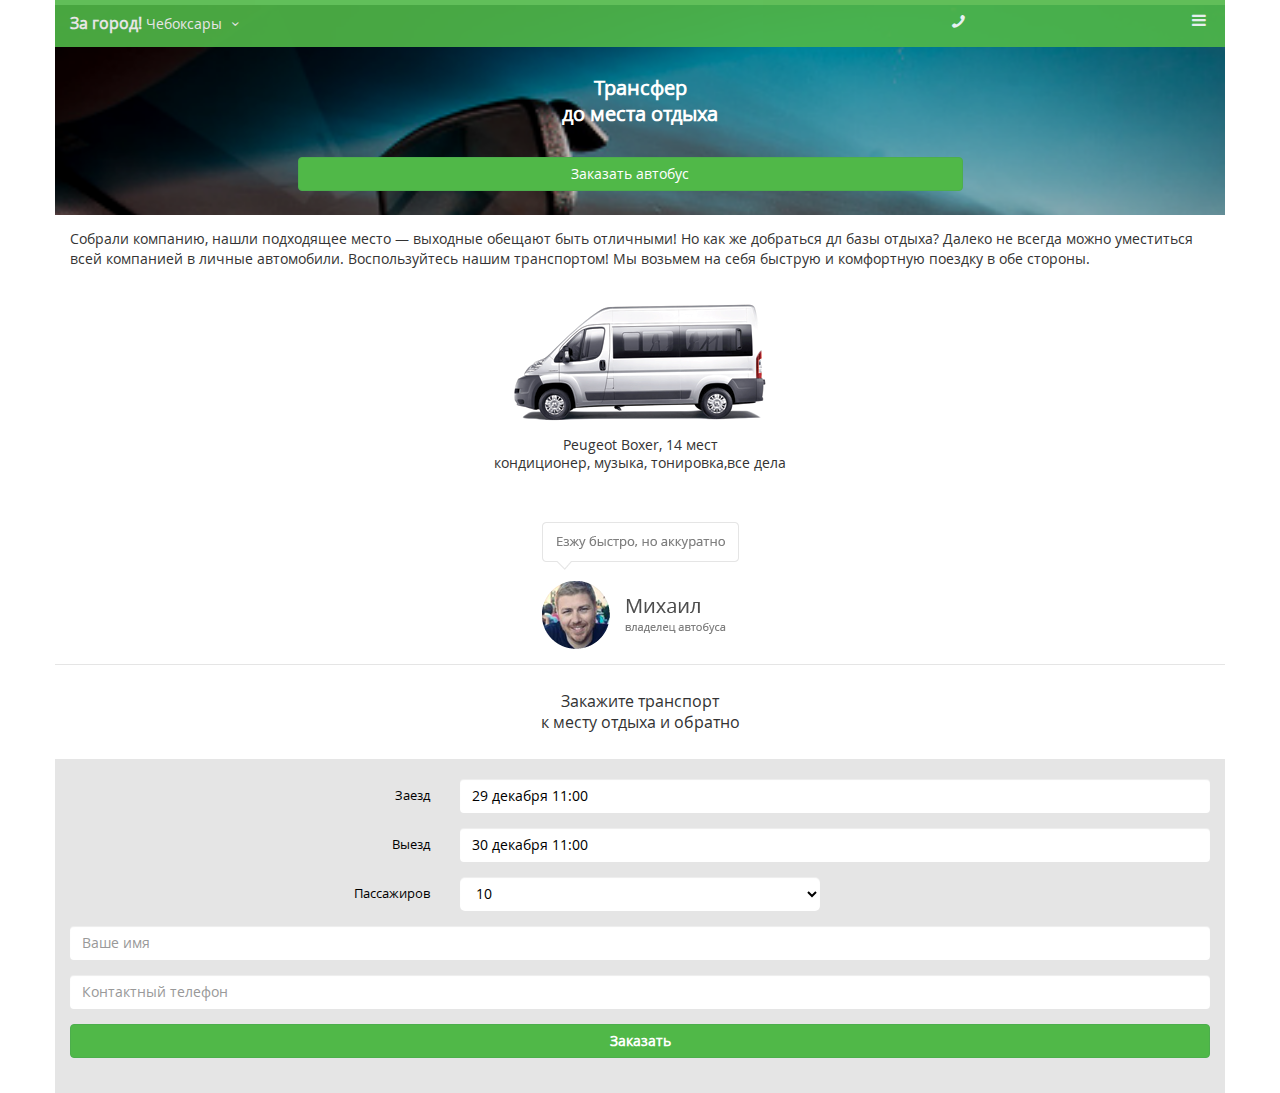
<file: mobile-5.html>
<!DOCTYPE html>
<html>
	<head>
		<title>
			Zagorod
		</title>
			<meta charset="utf-8">
			<meta name="viewport" content="width=device-width, initial-scale=1.0, maximum-scale=1.0, user-scalable=no"/>
			<link  rel="stylesheet" href="stylesheets/screen.css" media="all">
			 <script src="http://ajax.googleapis.com/ajax/libs/jquery/1.10.2/jquery.min.js"></script>
			<script src="js/jquery.placeholder.js"></script>
			
	</head>
		<body>
			<header>
				<div class="container mobile-5">
					<div class="row header-menu">
						<div class="col-xs-9">
							
							<span><span class="size-16px"><b>За город!</b> </span> Чебоксары</span>
							<a href="#" class="fontello-icon-down-open-mini icon"></a>
								
						</div>

						<div class="col-xs-1">
							<a href="#" class="size-16px fontello-icon-phone-1 icon"></a>
						</div>

						<div class="col-xs-2">
							<a href="#" class="size-16px fontello-icon-menu pull-right icon"></a>
						</div>

					</div>

				</div>
			</header>

			<section class="mobile-5">	
				<div class="container uslugi ">
					<div class="row transfer">
						
							<div class=" col-xs-12">
								<p class="size-20px"><b>Трансфер <br />до места отдыха</b> </p><br />
								<a href="#" class="btn btn-success col-xs-7">Заказать автобус</a>
							</div>
						
					</div>
				<div class="container">	
					<div class="row">
						<div class="col-xs-12 line ">
						  <p class="size-1-1 line-height-1-43"> 
						   Собрали компанию, нашли подходящее место &mdash; выходные обещают быть отличными!
						   Но как же добраться дл базы отдыха? Далеко не всегда можно уместиться всей компанией в личные автомобили. Воспользуйтесь нашим транспортом!
						   Мы возьмем на себя быструю и комфортную поездку в обе стороны. </p> <br />
						   <div class="text-center">
							   <img src="img/peugeot.png" alt="peugeot"/>
							   <p ><span class=" size-1-2 font-bold">Peugeot Boxer, 14 мест</span> <br/ >
							   <span class="size-0-9">кондиционер, музыка, тонировка,все дела </span></p><br />
							   <p><img src="img/driver.png" alt="driver"/></p>
							</div>   
						</div>
					</div>

					<div class="row ">
						<div class="col-xs-12 text-center">

					 		<p class="size-16px"> Закажите транспорт<br /> к месту отдыха и обратно</p>
					 	</div>
					</div>
				</div>	

				</div>

			</section>

			<section class="mobile-5">
				<div class="container">
					<div class="row">
						<div class="col-xs-12 forma-zakaza">	
							
							<form class="form-horizontal" role="form">
								  <div class="form-group">
								    <label for="date-in" class="col-xs-4 control-label">Заезд</label>
								    <div class="col-xs-8">
								      <input type="text" class="form-control" id="date-in" placeholder="29 декабря 11:00">
								    </div>
								  </div>
								  <div class="form-group">
								    <label for="date-out" class="col-xs-4 control-label">Выезд</label>
								    <div class="col-xs-8">
								      <input type="text" class="form-control" id="date-out" placeholder="30 декабря 11:00">
								    </div>
								  </div>

								  	<div class="form-group">

								   <label for="guest" class="control-label col-xs-4">Пассажиров</label>
								   	<div class="col-xs-4">
								   <select id="guest" class="form-control">
								   		<option selected value="10">10</option>	
									    <option value="3">11</option>
									    <option value="4">12</option>
									    <option value="5">13</option>
									   </select>
									   </div>

									 </div>

									

								  <div class="form-group">
								    <label for="your-name" class="col-xs-12 control-label hidden"></label>
								    <div class="col-xs-12">
								      <input type="tel" class="form-control" id="your-name" placeholder="Ваше имя">
								    </div>
								  </div>

								   <div class="form-group">
								    <label for="your-phone" class="col-xs-12 control-label hidden"></label>
								    <div class="col-xs-12">
								      <input type="tel" class="form-control" id="your-phone" placeholder="Контактный телефон">
								    </div>
								  </div>

								  <div class="form-group">
								    <div class="col-xs-12">
								      <button type="submit" class="btn btn-success size-1-2 col-xs-12"><b>Заказать</b></button>
								    </div>
								  </div>
					
								 
							</form>

							
					
						</div>
					</div>	
					
				</div>	
			</section>


			<script>
			// To test the @id toggling on password inputs in browsers that don’t support changing an input’s @type dynamically (e.g. Firefox 3.6 or IE), uncomment this:
			// $.fn.hide = function() { return this; }
			// Then uncomment the last rule in the <style> element (in the <head>).
			$(function() {
				// Invoke the plugin
				$('input, textarea').placeholder();
				// That’s it, really.
				// Now display a message if the browser supports placeholder natively
				var html;
				
				if (html) {
					$('<p class="note">' + html + '</p>').insertAfter('form');
				}
			});
		</script>
	</body>
</html>
</file>
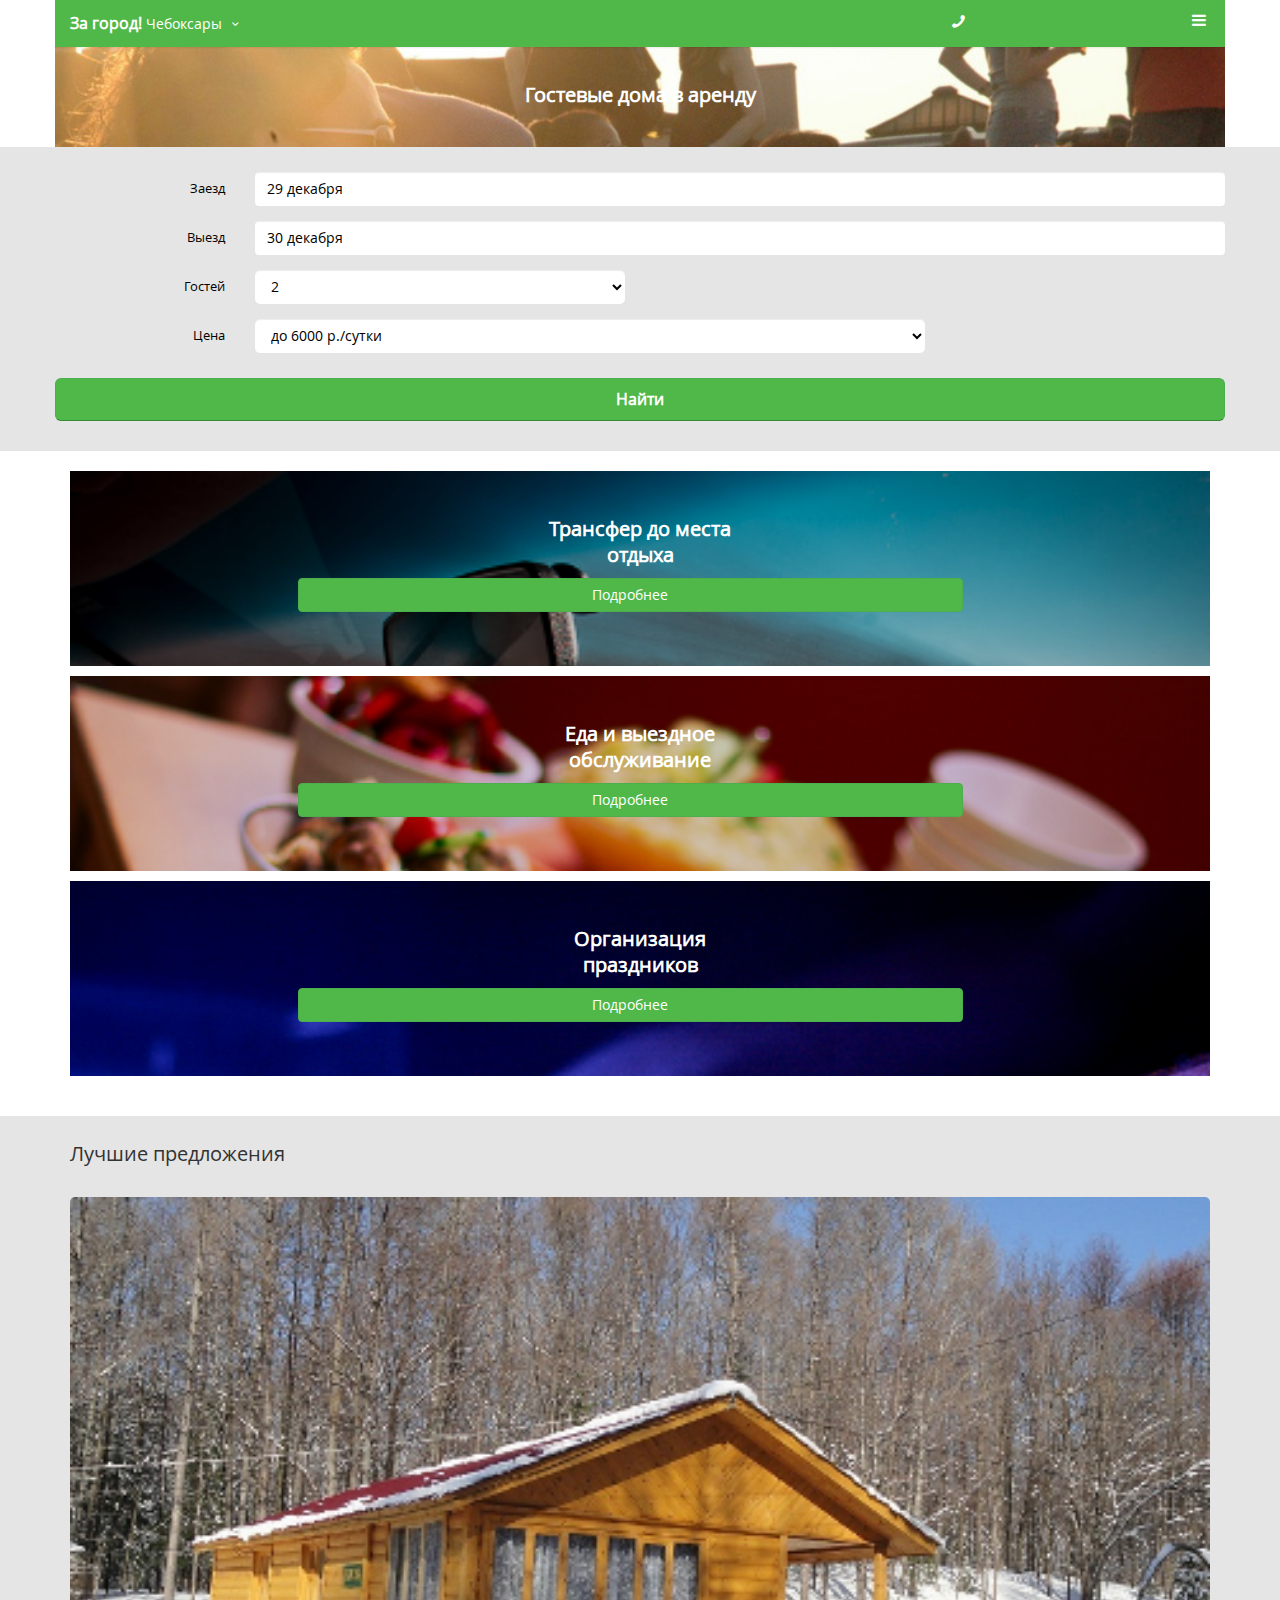
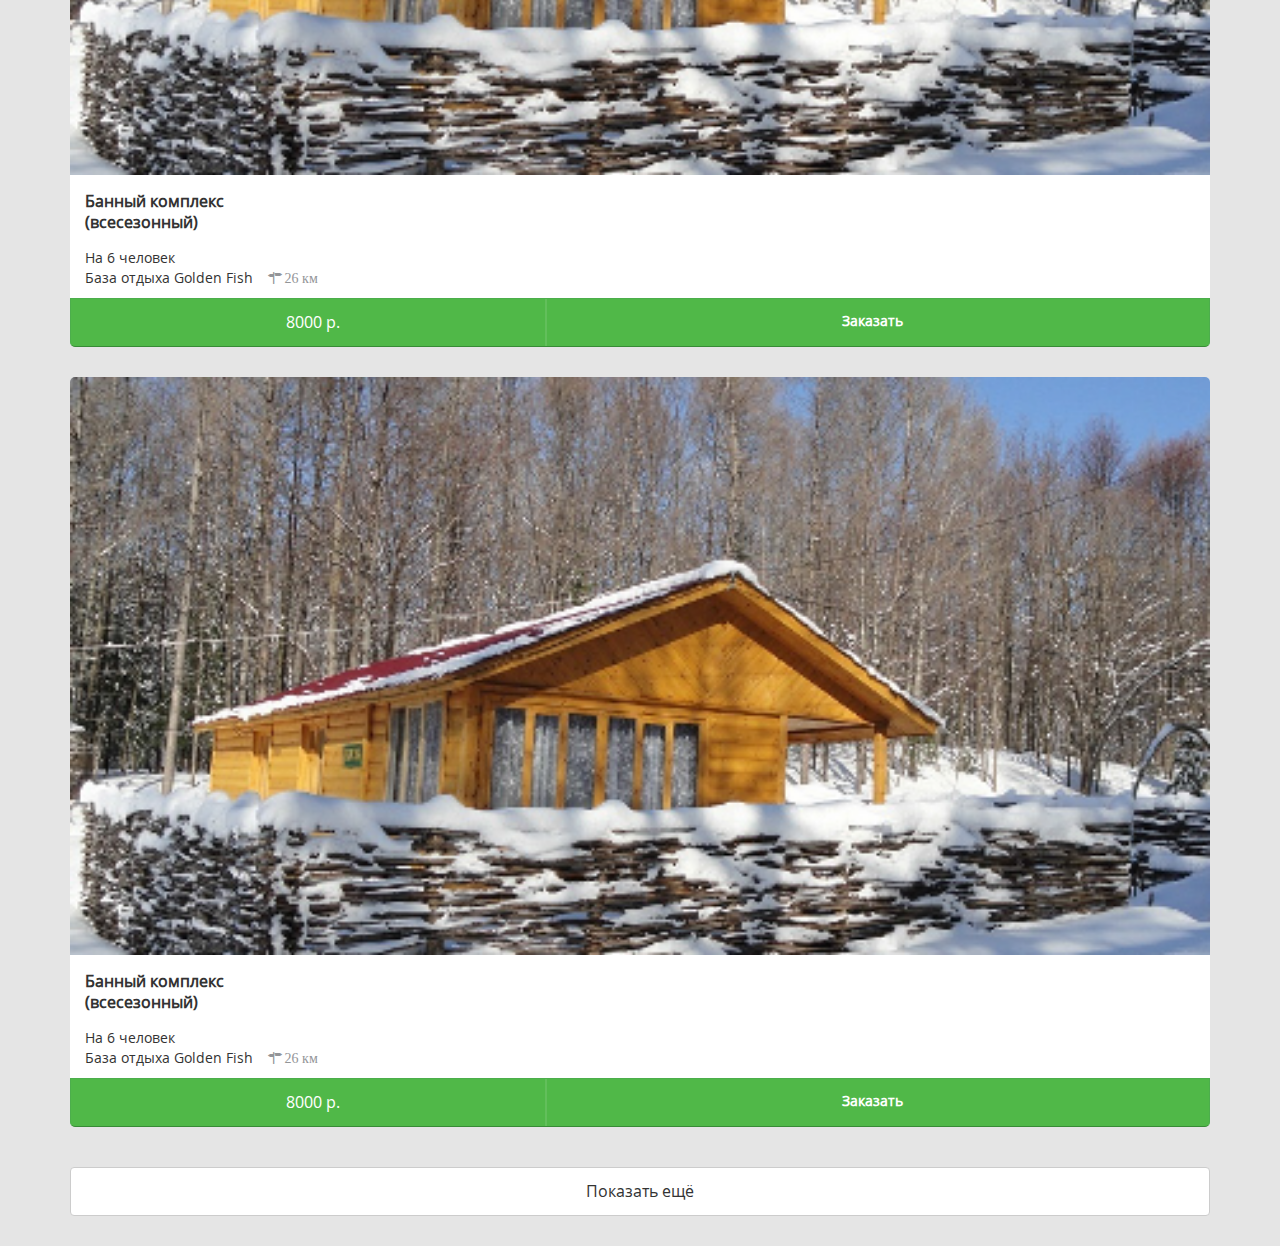
<file: mobile.html>
<!DOCTYPE html>
<html>
	<head>
		<title>
			Zagorod
		</title>
			<meta charset="utf-8">
			 <meta name="viewport" content="width=device-width, initial-scale=1.0, maximum-scale=1.0, user-scalable=no"/>
			<link  rel="stylesheet" href="stylesheets/screen.css" media="all">
			 <script src="http://ajax.googleapis.com/ajax/libs/jquery/1.10.2/jquery.min.js"></script>
			<script src="js/jquery.placeholder.js"></script>
			
	</head>
	
		<body>
			<header>
				<div class="container">
					<div class="row header-menu">
						<div class="col-xs-9">
							
							<span><span class="size-16px"><b>За город!</b> </span> Чебоксары</span>
							<a href="#" class="fontello-icon-down-open-mini icon"></a>
								
						</div>

						<div class="col-xs-1">
							<a href="#" class="size-16px fontello-icon-phone-1 icon"></a>
						</div>

						<div class="col-xs-2">
							<a href="#" class="size-16px fontello-icon-menu pull-right icon"></a>
						</div>

					</div>

					<div class="row mobile-header">
					 	<div class="col-xs-12">
					 		<p class="size-20px"><b>Гостевые дома в аренду</b> </p>
					 	</div>
					</div>

					
				</div>
			</header>
<!-- //////////////////////////////////////////////////////////////////////////////////////////  -->
			<section class="mobile-section-1 forma-zakaza">
				<div class="container">
					<div class="row">
						
							<form class="form-horizontal" role="form">
								
								  <div class="form-group">
								    <label for="date-in" class="col-xs-2 control-label">Заезд</label>
								    <div class="col-xs-10">
								      <input type="text" class="form-control" id="date-in" placeholder="29 декабря">
								    </div>
								  </div>
								  <div class="form-group">
								    <label for="date-out" class="col-xs-2 control-label">Выезд</label>
								    <div class="col-xs-10">
								      <input type="text" class="form-control" id="date-out" placeholder="30 декабря">
								    </div>
								  </div>

								  	<div class="form-group">

								   <label for="guest" class="control-label col-xs-2">Гостей</label>
								   	<div class="col-xs-4">
								   <select id="guest" class="form-control">
								   		<option selected value="2">2</option>	
									    <option value="3">3</option>
									    <option value="4">4</option>
									    <option value="5">5</option>
									   </select>
									   </div>

									 </div>

									 <div class="form-group">

									   <label for="guest" class="control-label col-xs-2">Цена</label>
									   	<div class="col-xs-7">
									   <select id="guest" class="form-control">
									   		<option selected value="2">до 6000 р./сутки</option>	
										    <option value="3">до 7000 р./сутки</option>
										    <option value="4">до 8000 р./сутки</option>
										    <option value="5">до 9000 р./сутки</option>
										   </select>
										   </div>

									 </div>

									 <div class="form-group">
									    <div class="col-xs-12">
									      <button type="submit" class="btn btn-success btn-lg size-16px col-xs-12"><b>Найти</b></button>
									    </div>
								  </div>
					
								 
							</form>
								
					</div>	
				</div>	<!-- end container-->	
			</section>
			
			<section>	
				<div class="container uslugi">
					<div class="row">
						<div class="col-xs-12">
							<div class="transfer col-xs-12">
								<p class="size-20px"><b>Трансфер до места<br /> отдыха</b> </p>
								<a href="#" class="btn btn-success col-xs-7">Подробнее</a>
							</div>
						</div>
					</div>

					<div class="row">
						<div class="col-xs-12">
							<div class="meat col-xs-12">
								<p class="size-20px"><b>Еда и выездное<br />обслуживание</b> </p>
								<a href="#" class="btn btn-success col-xs-7">Подробнее</a>
							</div>
						</div>
					</div>

					<div class="row">
						<div class="col-xs-12">
							<div class="celebrity col-xs-12">
								<p class="size-20px"><b>Организация<br />праздников</b> </p>
								<a href="#" class="btn btn-success col-xs-7">Подробнее</a>
							</div>
						</div>
					</div>

				</div>

			</section>



			<section class="mobile-2-section mobile-section-2">
				<div class="container">
					<p class="size-20px">Лучшие предложения</p>
					<div class="house-offer">	
							
						<div class="row">
							<div class="col-xs-12"><img src="img/house-1.png" alt="house"/> </div>	
						</div>


						<div class="row">
							<div class="col-xs-12">
							 <p class="size-16px col-xs-12">Банный комплекс <br />(всесезонный)</p>
							</div>	
						</div>

						<div class="row">
							<div class="col-xs-12">
							 	<span class="col-xs-12" >На 6 человек</span>
							 	<span class="size-0-9 col-xs-12">База отдыха Golden Fish &nbsp;
							 	<span class="fontello-icon-address gray-color">26 км</span></span>
							</div>	
						</div>
					</div>	
						<div class="row">
							<div class="col-xs-12">
								<div class="form-group house-btn">
										   
										      <button type="submit" class="btn btn-success col-xs-12">
										     	 <span class="col-xs-5 size-16px">8000 р.</span> 
										     	 <span class="size-1-2 col-xs-7"><b>Заказать</b></span>
										     </button>
										</div>
							</div>
						</div>

						<div class="house-offer">	
						<div class="row">
							<div class="col-xs-12"><img src="img/house-1.png" alt="house"/> </div>		
						</div>


						<div class="row">
							<div class="col-xs-12">
							 <p class="size-16px col-xs-12">Банный комплекс <br />(всесезонный)</p>
							</div>	
						</div>

						<div class="row">
							<div class="col-xs-12">
							 	<span class="col-xs-12" >На 6 человек</span>
							 	<span class="size-0-9 col-xs-12">База отдыха Golden Fish &nbsp;
							 	<span class="fontello-icon-address gray-color">26 км</span></span>
							</div>	
						</div>
					</div>	
						<div class="row">
							<div class="col-xs-12">
								<div class="form-group house-btn">
										   
										      <button type="submit" class="btn btn-success col-xs-12">
										     	 <span class="col-xs-5 size-16px">8000 р.</span> 
										     	 <span class="size-1-2 col-xs-7"><b>Заказать</b></span>
										     </button>
										</div>
							</div>
						</div>


					<div class="row">
						<div class="col-xs-12">

							<a href="#" class="btn btn-default  col-xs-12 more size-16px">Показать ещё</a>
						</div>	
					</div>		

				</div>

			<section>		
				

			<script>
			// To test the @id toggling on password inputs in browsers that don’t support changing an input’s @type dynamically (e.g. Firefox 3.6 or IE), uncomment this:
			// $.fn.hide = function() { return this; }
			// Then uncomment the last rule in the <style> element (in the <head>).
			$(function() {
				// Invoke the plugin
				$('input, textarea').placeholder();
				// That’s it, really.
				// Now display a message if the browser supports placeholder natively
				var html;
				
				if (html) {
					$('<p class="note">' + html + '</p>').insertAfter('form');
				}
			});
		</script>
	</body>
</html>
</file>
